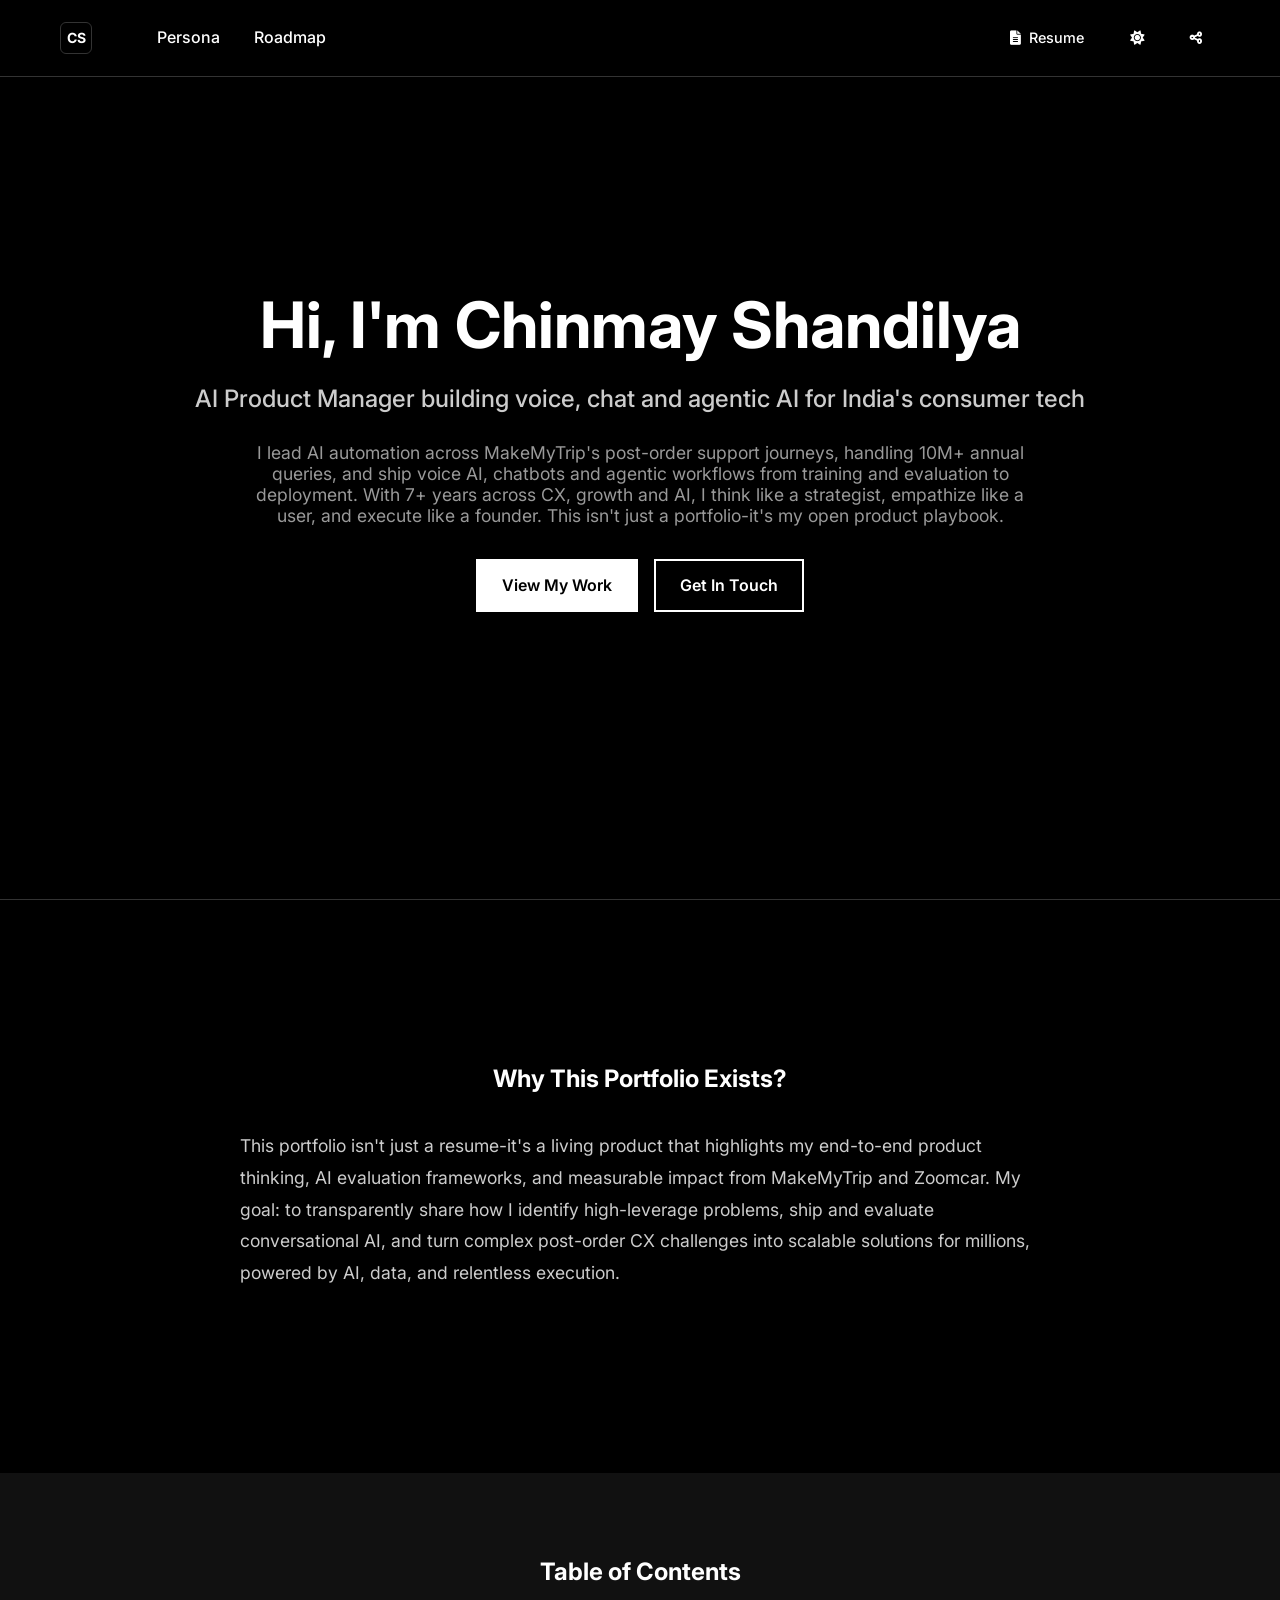
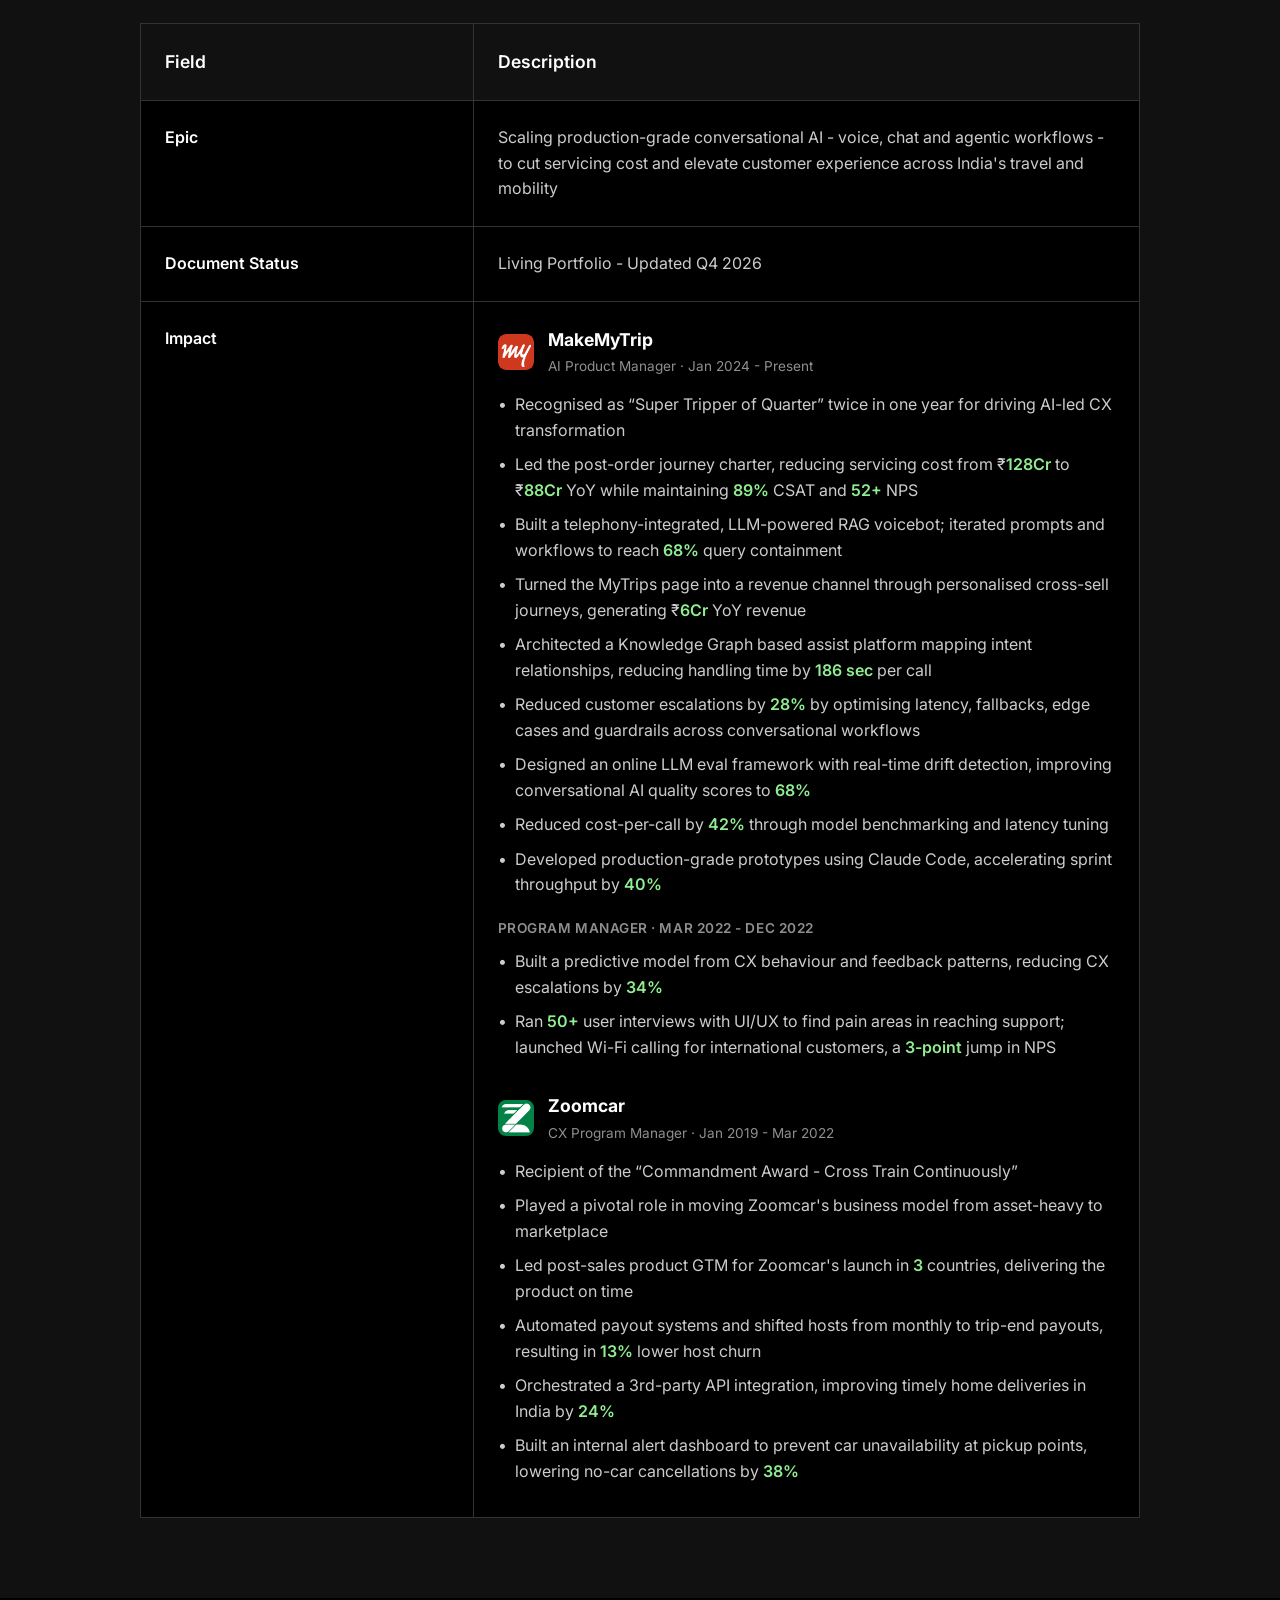
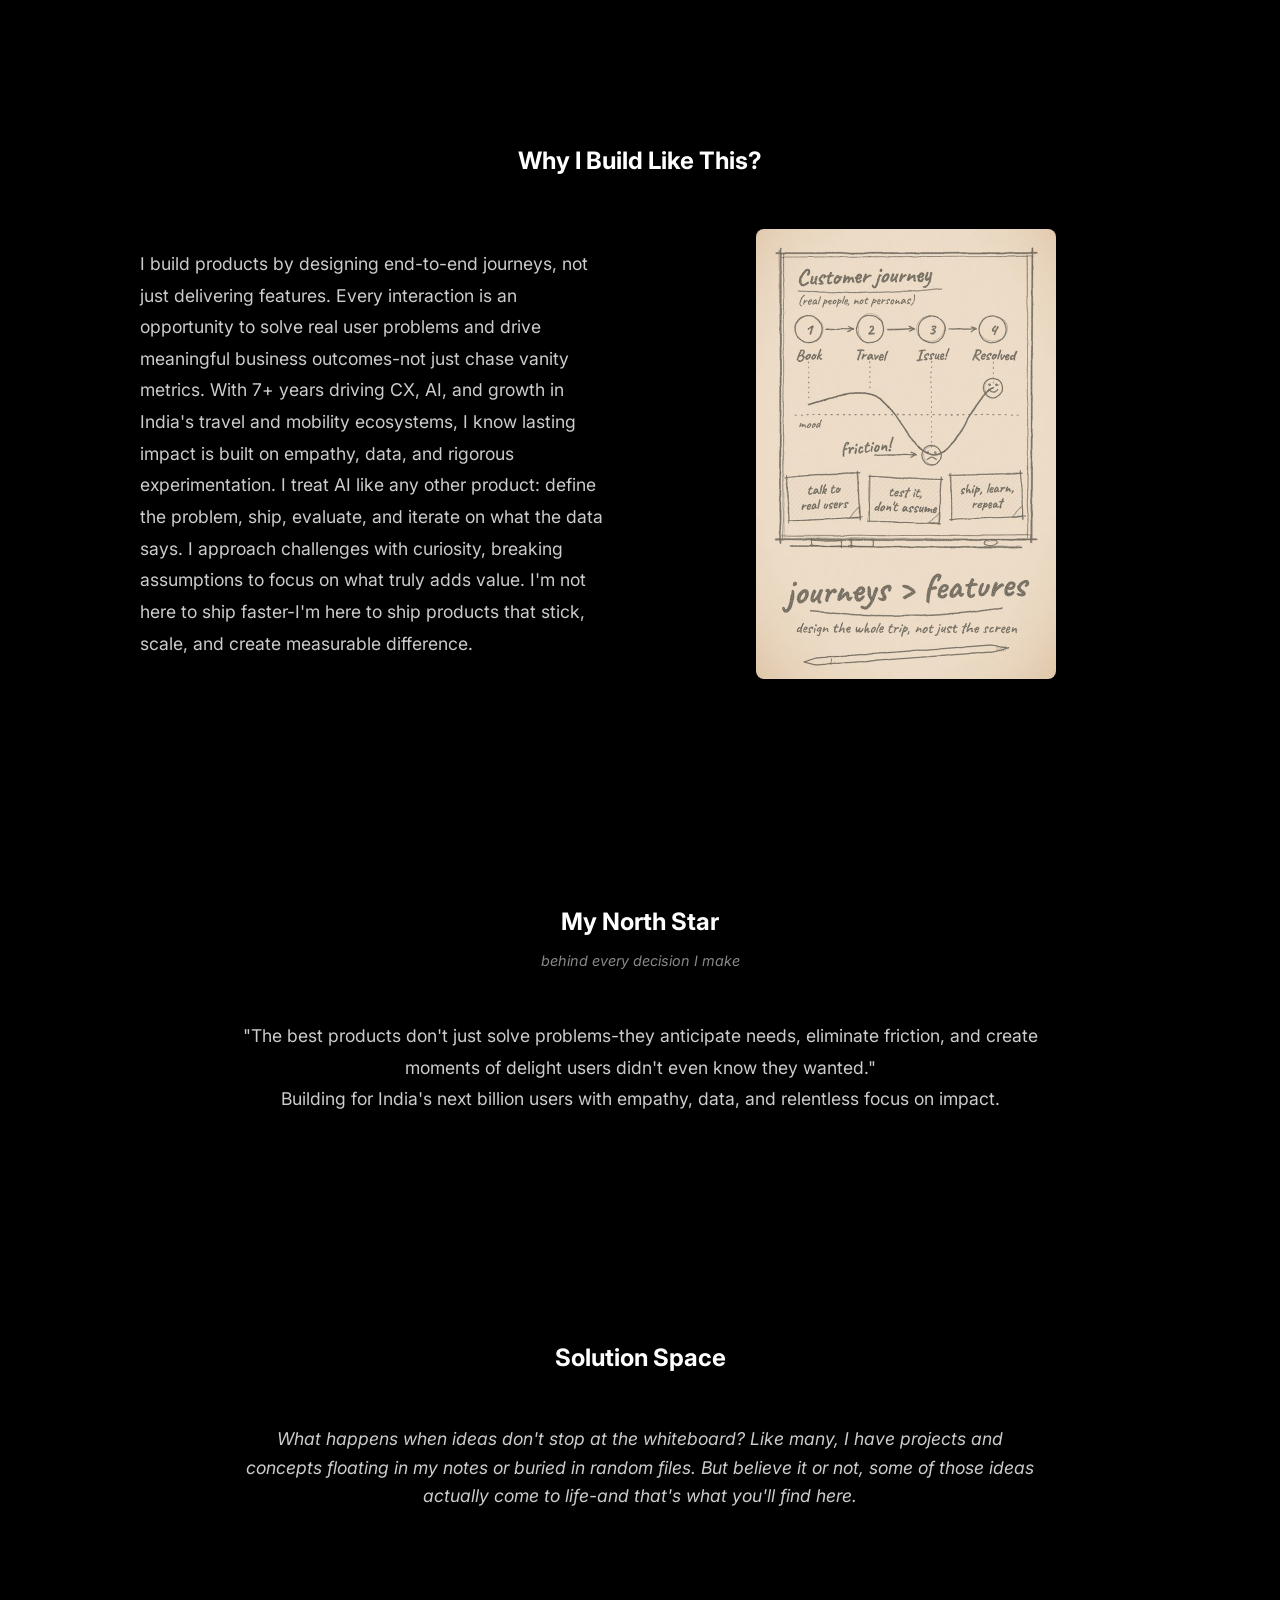
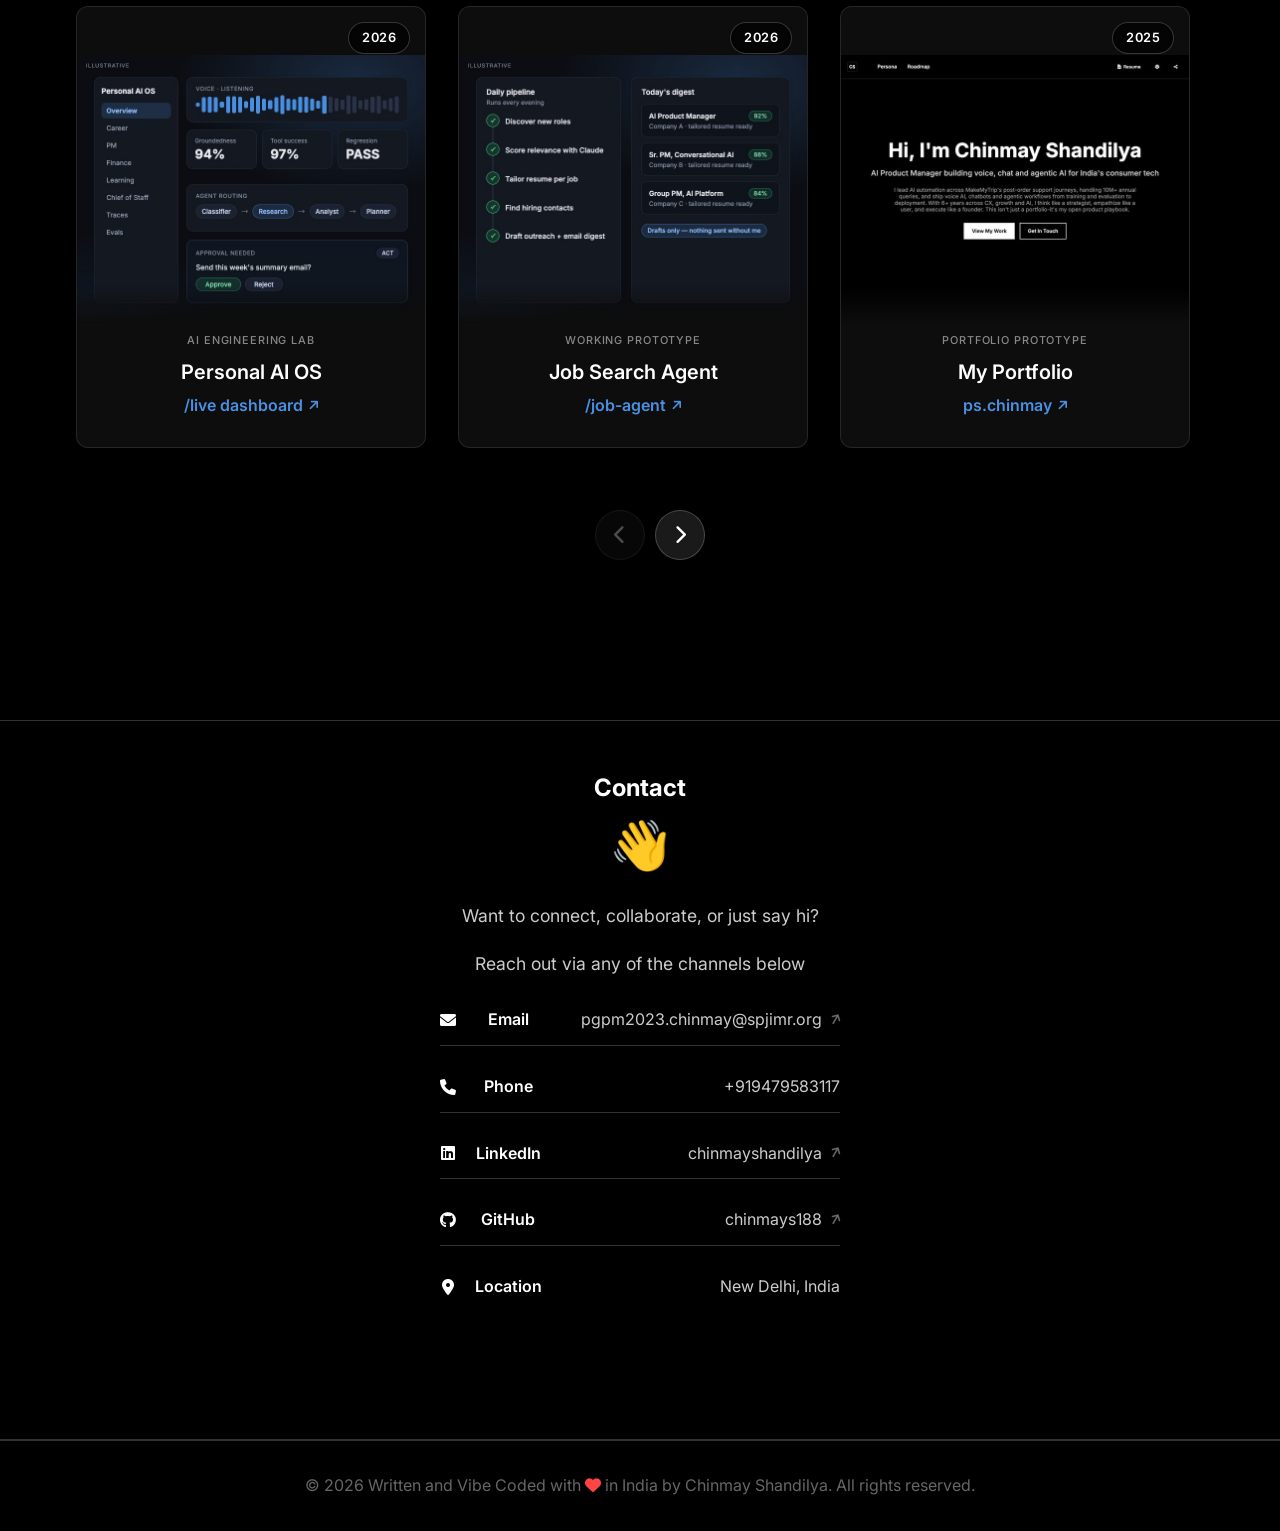
<file: index.html>
<!DOCTYPE html>
<html lang="en">
<head>
    <meta charset="UTF-8">
    <meta name="viewport" content="width=device-width, initial-scale=1.0">
    <meta name="description" content="AI Product Manager at MakeMyTrip building voice AI, chatbots and agentic workflows across 10M+ annual queries: servicing cost down from ₹128Cr to ₹88Cr YoY at 89% CSAT.">
    <meta property="og:type" content="website">
    <meta property="og:site_name" content="Chinmay Shandilya">
    <meta property="og:title" content="Chinmay Shandilya — AI Product Manager, MakeMyTrip">
    <meta property="og:description" content="AI Product Manager at MakeMyTrip building voice AI, chatbots and agentic workflows across 10M+ annual queries: servicing cost down from ₹128Cr to ₹88Cr YoY at 89% CSAT.">
    <meta property="og:url" content="https://pschinmayshandilya.netlify.app/">
    <meta property="og:image" content="https://pschinmayshandilya.netlify.app/og-image.jpg">
    <meta property="og:image:width" content="1200">
    <meta property="og:image:height" content="630">
    <meta property="og:image:alt" content="Chinmay Shandilya, AI Product Manager at MakeMyTrip">
    <meta name="twitter:card" content="summary_large_image">
    <title>Chinmay Shandilya - AI Product Manager</title>
    <link rel="stylesheet" href="styles.css">
    <link href="https://fonts.googleapis.com/css2?family=Inter:wght@300;400;500;600;700&display=swap" rel="stylesheet">
    <link rel="stylesheet" href="https://cdnjs.cloudflare.com/ajax/libs/font-awesome/6.0.0/css/all.min.css">
</head>
<body>
    <!-- Navigation -->
    <nav class="navbar">
        <div class="nav-container">
            <div class="nav-left">
                <div class="nav-logo">
                    <a href="index.html">CS</a>
                </div>
                <ul class="nav-menu">
                    <li class="nav-item">
                        <a href="persona.html" class="nav-link">Persona</a>
                    </li>

                    <li class="nav-item">
                        <a href="road-map.html" class="nav-link">Roadmap</a>
                    </li>
                </ul>
            </div>
            <div class="nav-right">
                <a href="Chinmay_Shandilya_Resume.pdf" class="nav-link resume-link" download>
                    <i class="fas fa-file-alt"></i>
                    Resume
                </a>
                <div class="theme-toggle">
                    <button class="theme-btn" id="themeToggle">
                        <i class="fas fa-sun" id="lightIcon"></i>
                        <i class="fas fa-moon" id="darkIcon"></i>
                    </button>
                </div>
                <div class="share-container">
                    <button class="share-btn">
                        <i class="fas fa-share-alt"></i>
                    </button>
                    <div class="share-dropdown">
                        <div class="share-option" onclick="shareViaEmail()">
                            <i class="fas fa-envelope"></i>
                            Email
                        </div>
                        <div class="share-option" onclick="shareViaWhatsApp()">
                            <i class="fab fa-whatsapp"></i>
                            WhatsApp
                        </div>
                        <div class="share-option" onclick="copyLink()">
                            <i class="fas fa-link"></i>
                            Copy Link
                        </div>
                    </div>
                </div>
            </div>
            <div class="hamburger">
                <span class="bar"></span>
                <span class="bar"></span>
                <span class="bar"></span>
            </div>
        </div>
    </nav>

    <!-- Hero Section -->
    <section id="home" class="hero">
        <div class="hero-container">
            <div class="hero-content">
                <h1 class="hero-title">Hi, I'm Chinmay Shandilya</span></h1>
                <h2 class="hero-subtitle">AI Product Manager building voice, chat and agentic AI for India's consumer tech</h2>
                <p class="hero-description">
                    I lead AI automation across MakeMyTrip's post-order support journeys, handling 10M+ annual queries, and ship voice AI, chatbots and agentic workflows from training and evaluation to deployment. With 7+ years across CX, growth and AI, I think like a strategist, empathize like a user, and execute like a founder. This isn't just a portfolio-it's my open product playbook.
                </p>
                <div class="hero-buttons">
                    <a href="#projects" class="btn btn-primary">View My Work</a>
                    <a href="#contact" class="btn btn-secondary">Get In Touch</a>
                </div>
            </div>
        </div>
    </section>

    <!-- Why This Portfolio Exists Section -->
    <section id="why-portfolio" class="why-portfolio">
        <div class="container">
            <h2 class="section-title centered-title">Why This Portfolio Exists?</h2>
            <div class="why-content">
                <p>
                    This portfolio isn't just a resume-it's a living product that highlights my end-to-end product thinking, AI evaluation frameworks, and measurable impact from MakeMyTrip and Zoomcar. My goal: to transparently share how I identify high-leverage problems, ship and evaluate conversational AI, and turn complex post-order CX challenges into scalable solutions for millions, powered by AI, data, and relentless execution.
                </p>
            </div>
        </div>
    </section>

    <!-- Table of Contents Section -->
    <section id="table-of-contents" class="table-of-contents">
        <div class="container">
            <h2 class="section-title centered-title">Table of Contents</h2>
            <div class="toc-content">
                <div class="toc-table">
                    <div class="toc-header">
                        <div class="toc-field">Field</div>
                        <div class="toc-description">Description</div>
                    </div>
                    <div class="toc-row">
                        <div class="toc-field">Epic</div>
                        <div class="toc-description">Scaling production-grade conversational AI - voice, chat and agentic workflows - to cut servicing cost and elevate customer experience across India's travel and mobility
                        </div>
                    </div>
                    <div class="toc-row">
                        <div class="toc-field">Document Status</div>
                        <div class="toc-description">Living Portfolio - Updated Q4 2026</div>
                    </div>
                    <div class="toc-row">
                        <div class="toc-field">Impact</div>
                        <div class="toc-description impact-details">
                            <div class="impact-company">
                                <img class="impact-logo" src="mmt icon.png" alt="MakeMyTrip logo" width="36" height="36">
                                <div><b>MakeMyTrip</b><span class="impact-role">AI Product Manager &middot; Jan 2024 - Present</span></div>
                            </div>
                            <ul class="impact-list">
                                <li>Recognised as &ldquo;Super Tripper of Quarter&rdquo; twice in one year for driving AI-led CX transformation</li>
                                <li>Led the post-order journey charter, reducing servicing cost from &#8377;<span class="achievement">128Cr</span> to &#8377;<span class="achievement">88Cr</span> YoY while maintaining <span class="achievement">89%</span> CSAT and <span class="achievement">52+</span> NPS</li>
                                <li>Built a telephony-integrated, LLM-powered RAG voicebot; iterated prompts and workflows to reach <span class="achievement">68%</span> query containment</li>
                                <li>Turned the MyTrips page into a revenue channel through personalised cross-sell journeys, generating &#8377;<span class="achievement">6Cr</span> YoY revenue</li>
                                <li>Architected a Knowledge Graph based assist platform mapping intent relationships, reducing handling time by <span class="achievement">186 sec</span> per call</li>
                                <li>Reduced customer escalations by <span class="achievement">28%</span> by optimising latency, fallbacks, edge cases and guardrails across conversational workflows</li>
                                <li>Designed an online LLM eval framework with real-time drift detection, improving conversational AI quality scores to <span class="achievement">68%</span></li>
                                <li>Reduced cost-per-call by <span class="achievement">42%</span> through model benchmarking and latency tuning</li>
                                <li>Developed production-grade prototypes using Claude Code, accelerating sprint throughput by <span class="achievement">40%</span></li>
                            </ul>
                            <div class="impact-subrole">Program Manager &middot; Mar 2022 - Dec 2022</div>
                            <ul class="impact-list">
                                <li>Built a predictive model from CX behaviour and feedback patterns, reducing CX escalations by <span class="achievement">34%</span></li>
                                <li>Ran <span class="achievement">50+</span> user interviews with UI/UX to find pain areas in reaching support; launched Wi-Fi calling for international customers, a <span class="achievement">3-point</span> jump in NPS</li>
                            </ul>
                            <div class="impact-company impact-company-next">
                                <img class="impact-logo" src="zoomcar-icon.png" alt="Zoomcar logo" width="36" height="36">
                                <div><b>Zoomcar</b><span class="impact-role">CX Program Manager &middot; Jan 2019 - Mar 2022</span></div>
                            </div>
                            <ul class="impact-list">
                                <li>Recipient of the &ldquo;Commandment Award - Cross Train Continuously&rdquo;</li>
                                <li>Played a pivotal role in moving Zoomcar's business model from asset-heavy to marketplace</li>
                                <li>Led post-sales product GTM for Zoomcar's launch in <span class="achievement">3</span> countries, delivering the product on time</li>
                                <li>Automated payout systems and shifted hosts from monthly to trip-end payouts, resulting in <span class="achievement">13%</span> lower host churn</li>
                                <li>Orchestrated a 3rd-party API integration, improving timely home deliveries in India by <span class="achievement">24%</span></li>
                                <li>Built an internal alert dashboard to prevent car unavailability at pickup points, lowering no-car cancellations by <span class="achievement">38%</span></li>
                            </ul>
                        </div>
                    </div>
                </div>
            </div>
        </div>
    </section>

    <!-- Why I Build Like This Section -->
    <section id="why-build" class="why-build">
        <div class="container">
            <h2 class="section-title centered-title">Why I Build Like This?</h2>
            <div class="why-build-content">
                <div class="why-build-text">
                    <p>
                        I build products by designing end-to-end journeys, not just delivering features. Every interaction is an opportunity to solve real user problems and drive meaningful business outcomes-not just chase vanity metrics. With 7+ years driving CX, AI, and growth in India's travel and mobility ecosystems, I know lasting impact is built on empathy, data, and rigorous experimentation. I treat AI like any other product: define the problem, ship, evaluate, and iterate on what the data says. I approach challenges with curiosity, breaking assumptions to focus on what truly adds value. I'm not here to ship faster-I'm here to ship products that stick, scale, and create measurable difference.
                    </p>
                </div>
                <div class="why-build-image">
                    <img src="images/why-build-sketch.jpg" alt="Pencil sketch of a whiteboard: a customer journey with a mood dip at the issue stage, sticky notes saying talk to real users, test it, ship, learn, repeat, and the line journeys greater than features" class="builder-sketch" width="600" height="900" loading="lazy">
                </div>
            </div>
        </div>
    </section>

    <!-- My North Star Section -->
    <section id="north-star" class="north-star">
        <div class="container">
            <h2 class="section-title centered-title">My North Star</h2>
            <p class="north-star-subtitle"><bdo dir="ltr"></bdo>behind every decision I make</p>
            <div class="north-star-content">
                <p>
                    "The best products don't just solve problems-they anticipate needs, eliminate friction, and create moments of delight users didn't even know they wanted." 
                    <br>
                    Building for India's next billion users with empathy, data, and relentless focus on impact.
                </p>
            </div>
        </div>
    </section>

    <!-- Projects Section -->
    <section id="projects" class="projects">
        <div class="container">
            <h2 class="section-title centered-title">Solution Space</h2>
            <p class="solution-description">What happens when ideas don't stop at the whiteboard? Like many, I have projects and concepts floating in my notes or buried in random files. But believe it or not, some of those ideas actually come to life-and that's what you'll find here.</p>
            
            <div class="projects-container">
                <div class="projects-grid">
                    <div class="project-card project-card-featured">
                        <div class="project-year">2026</div>
                        <div class="project-card-body">
                            <img class="project-card-image" src="images/personal-ai-os.jpg" alt="Illustration of the Personal AI OS with voice input, agent routing, evals and an approval step" width="700" height="540" loading="lazy">
                            <div class="project-card-default">
                                <div class="project-card-bottom">
                                    <span class="project-category">AI Engineering Lab</span>
                                    <h3>Personal AI OS</h3>
                                    <a href="https://ps-chinmay-personalos.streamlit.app" target="_blank" rel="noopener noreferrer" class="project-site-link">/live dashboard<i class="fas fa-arrow-up project-site-arrow" aria-hidden="true"></i></a>
                                </div>
                            </div>
                            <div class="project-card-hover-content">
                                <span class="project-category">AI Engineering Lab</span>
                                <h3>Personal AI OS</h3>
                                <p>A voice-first personal AI operating system, built as a hands-on AI engineering lab: 60 milestones from a single agent to a proactive chief of staff, covering multi-agent orchestration, RAG, evals, guardrails, cost control and human approvals. Explore the live dashboard (demo data).</p>
                                <div class="project-tech">
                                    <span>Multi-Agent</span>
                                    <span>RAG &amp; Evals</span>
                                    <span>Guardrails</span>
                                    <span>Human-in-the-Loop</span>
                                </div>
                                <a href="https://ps-chinmay-personalos.streamlit.app" target="_blank" rel="noopener noreferrer" class="project-site-link">/live dashboard<i class="fas fa-arrow-up project-site-arrow" aria-hidden="true"></i></a>
                            </div>
                        </div>
                    </div>
                    <div class="project-card project-card-featured">
                        <div class="project-year">2026</div>
                        <div class="project-card-body">
                            <img class="project-card-image" src="images/job-search-agent.jpg" alt="Illustration of the Job Search Agent daily pipeline and digest" width="700" height="540" loading="lazy">
                            <div class="project-card-default">
                                <div class="project-card-bottom">
                                    <span class="project-category">Working Prototype</span>
                                    <h3>Job Search Agent</h3>
                                    <a href="https://github.com/chinmays188/claude/tree/main/job-agent" target="_blank" rel="noopener noreferrer" class="project-site-link">/job-agent<i class="fas fa-arrow-up project-site-arrow" aria-hidden="true"></i></a>
                                </div>
                            </div>
                            <div class="project-card-hover-content">
                                <span class="project-category">Working Prototype</span>
                                <h3>Job Search Agent</h3>
                                <p>An agentic job-search pipeline that runs daily: finds roles, scores relevance with Claude, tailors a resume per job, finds hiring contacts and drafts outreach. Built with a daily call ceiling, backoff and a kill switch, and nothing is sent without me.</p>
                                <div class="project-tech">
                                    <span>Claude API</span>
                                    <span>Agentic Workflows</span>
                                    <span>MCP</span>
                                    <span>Python</span>
                                </div>
                                <a href="https://github.com/chinmays188/claude/tree/main/job-agent" target="_blank" rel="noopener noreferrer" class="project-site-link">/job-agent<i class="fas fa-arrow-up project-site-arrow" aria-hidden="true"></i></a>
                            </div>
                        </div>
                    </div>
                    <div class="project-card project-card-featured">
                        <div class="project-year">2025</div>
                        <div class="project-card-body">
                            <img class="project-card-image" src="images/portfolio.jpg" alt="Screenshot of this portfolio's home page" width="700" height="540" loading="lazy">
                            <div class="project-card-default">
                                <div class="project-card-bottom">
                                    <span class="project-category">Portfolio Prototype</span>
                                    <h3>My Portfolio</h3>
                                    <a href="https://pschinmayshandilya.netlify.app" target="_blank" rel="noopener noreferrer" class="project-site-link">ps.chinmay<i class="fas fa-arrow-up project-site-arrow" aria-hidden="true"></i></a>
                                </div>
                            </div>
                            <div class="project-card-hover-content">
                                <span class="project-category">Portfolio Prototype</span>
                                <h3>My Portfolio</h3>
                                <p>A portfolio prototype built with AI — showcasing my journey, product thinking, and the projects that define how I work.</p>
                                <div class="project-tech">
                                    <span>Product Sense</span>
                                    <span>Prompt Engineering</span>
                                    <span>Generative AI</span>
                                    <span>Vibe Coding</span>
                                </div>
                                <a href="https://pschinmayshandilya.netlify.app" target="_blank" rel="noopener noreferrer" class="project-site-link">ps.chinmay<i class="fas fa-arrow-up project-site-arrow" aria-hidden="true"></i></a>
                            </div>
                        </div>
                    </div>
                    <div class="project-card project-card-featured">
                        <div class="project-year">2026</div>
                        <div class="project-card-body">
                            <img class="project-card-image" src="images/claude-code.jpg" alt="Illustration of a Claude Code session drafting a PRD and creating Jira stories" width="700" height="540" loading="lazy">
                            <div class="project-card-default">
                                <div class="project-card-bottom">
                                    <span class="project-category">My Product Journey with AI</span>
                                    <h3>How I Use Claude Code</h3>
                                    <a href="https://www.notion.so/How-I-Use-Claude-Code-as-PM-36962f6938d68063b9c6d839347b5e9a?v=e94576a13f454b99803013268ae52628&source=copy_link" target="_blank" rel="noopener noreferrer" class="project-site-link">/claude<i class="fas fa-arrow-up project-site-arrow" aria-hidden="true"></i></a>
                                </div>
                            </div>
                            <div class="project-card-hover-content">
                                <span class="project-category">My Product Journey with AI</span>
                                <h3>How I Use Claude Code</h3>
                                <p>My product journey with AI — a living playbook on using Claude Code as a PM, from discovery and PRDs to prototyping and shipping faster.</p>
                                <div class="project-tech">
                                    <span>Claude Code</span>
                                    <span>Prompt Engineering</span>
                                    <span>AI Workflows</span>
                                    <span>Product Strategy</span>
                                </div>
                                <a href="https://www.notion.so/How-I-Use-Claude-Code-as-PM-36962f6938d68063b9c6d839347b5e9a?v=e94576a13f454b99803013268ae52628&source=copy_link" target="_blank" rel="noopener noreferrer" class="project-site-link">/claude<i class="fas fa-arrow-up project-site-arrow" aria-hidden="true"></i></a>
                            </div>
                        </div>
                    </div>
                    <div class="project-card project-card-featured">
                        <div class="project-year">2026</div>
                        <div class="project-card-body">
                            <img class="project-card-image" src="images/agent-assist.jpg" alt="Illustration of an agent assist panel suggesting a reply during a live chat" width="700" height="540" loading="lazy">
                            <div class="project-card-default">
                                <div class="project-card-bottom">
                                    <span class="project-category">My Real Work with MMT</span>
                                    <h3>Building Agent Assist</h3>
                                    <a href="https://www.notion.so/Building-Agent-Assist-36962f6938d6807eb27ae038b64d688c?v=e94576a13f454b99803013268ae52628&source=copy_link" target="_blank" rel="noopener noreferrer" class="project-site-link">/assist agent<i class="fas fa-arrow-up project-site-arrow" aria-hidden="true"></i></a>
                                </div>
                            </div>
                            <div class="project-card-hover-content">
                                <span class="project-category">My Real Work with MMT</span>
                                <h3>Building Agent Assist</h3>
                                <p>Real work at MakeMyTrip — designing AI-powered agent assist to help human agents resolve queries faster with contextual suggestions and smarter handoffs.</p>
                                <div class="project-tech">
                                    <span>AI Agents</span>
                                    <span>CX Automation</span>
                                    <span>Voice & Chat</span>
                                    <span>MakeMyTrip</span>
                                </div>
                                <a href="https://www.notion.so/Building-Agent-Assist-36962f6938d6807eb27ae038b64d688c?v=e94576a13f454b99803013268ae52628&source=copy_link" target="_blank" rel="noopener noreferrer" class="project-site-link">/assist agent<i class="fas fa-arrow-up project-site-arrow" aria-hidden="true"></i></a>
                            </div>
                        </div>
                    </div>
                    <div class="project-card project-card-featured">
                        <div class="project-year">2026</div>
                        <div class="project-card-body">
                            <img class="project-card-image" src="images/cross-sell.jpg" alt="Illustration of a My Trips page recommending add-ons for an upcoming trip" width="700" height="540" loading="lazy">
                            <div class="project-card-default">
                                <div class="project-card-bottom">
                                    <span class="project-category">My Real Work with MMT</span>
                                    <h3>Building Cross Sell Engine</h3>
                                    <a href="https://www.notion.so/Cross-sell-on-My-trips-36962f6938d680d2b19af72c8ca1ab3d?v=e94576a13f454b99803013268ae52628&source=copy_link" target="_blank" rel="noopener noreferrer" class="project-site-link">/sell<i class="fas fa-arrow-up project-site-arrow" aria-hidden="true"></i></a>
                                </div>
                            </div>
                            <div class="project-card-hover-content">
                                <span class="project-category">My Real Work with MMT</span>
                                <h3>Building Cross Sell Engine</h3>
                                <p>Real work at MakeMyTrip — a cross-sell engine on My Trips that surfaces the right add-ons at high-intent moments to drive revenue without hurting experience.</p>
                                <div class="project-tech">
                                    <span>Revenue Generation</span>
                                    <span>Recommendation Engine</span>
                                    <span>Growth</span>
                                    <span>Personalization</span>
                                </div>
                                <a href="https://www.notion.so/Cross-sell-on-My-trips-36962f6938d680d2b19af72c8ca1ab3d?v=e94576a13f454b99803013268ae52628&source=copy_link" target="_blank" rel="noopener noreferrer" class="project-site-link">/sell<i class="fas fa-arrow-up project-site-arrow" aria-hidden="true"></i></a>
                            </div>
                        </div>
                    </div>
                    <div class="project-card project-card-featured">
                        <div class="project-year">2026</div>
                        <div class="project-card-body">
                            <img class="project-card-image" src="images/support-agent.jpg" alt="Illustration of a voice agent handling a refund query on a live call" width="700" height="540" loading="lazy">
                            <div class="project-card-default">
                                <div class="project-card-bottom">
                                    <span class="project-category">Working Prototype</span>
                                    <h3>Customer Support Agent</h3>
                                    <a href="https://www.notion.so/Customer-Support-Voice-Agent-36962f6938d6805c9738ce5c66e07e4c?v=e94576a13f454b99803013268ae52628&source=copy_link" target="_blank" rel="noopener noreferrer" class="project-site-link">/voice agent<i class="fas fa-arrow-up project-site-arrow" aria-hidden="true"></i></a>
                                </div>
                            </div>
                            <div class="project-card-hover-content">
                                <span class="project-category">Working Prototype</span>
                                <h3>Customer Support Agent</h3>
                                <p>A working prototype I built — a customer support voice agent that handles queries conversationally and routes complex cases to humans.</p>
                                <div class="project-tech">
                                    <span>Voice AI</span>
                                    <span>Customer Support</span>
                                    <span>Conversational AI</span>
                                    <span>Prototype</span>
                                </div>
                                <a href="https://www.notion.so/Customer-Support-Voice-Agent-36962f6938d6805c9738ce5c66e07e4c?v=e94576a13f454b99803013268ae52628&source=copy_link" target="_blank" rel="noopener noreferrer" class="project-site-link">/voice agent<i class="fas fa-arrow-up project-site-arrow" aria-hidden="true"></i></a>
                            </div>
                        </div>
                    </div>
                    <div class="project-card project-card-featured">
                        <div class="project-year">2026</div>
                        <div class="project-card-body">
                            <img class="project-card-image" src="images/aqi-agent.jpg" alt="Illustration of an air quality dashboard with an agent insight in plain language" width="700" height="540" loading="lazy">
                            <div class="project-card-default">
                                <div class="project-card-bottom">
                                    <span class="project-category">Working Prototype</span>
                                    <h3>AQI Analysis Agent</h3>
                                    <a href="https://www.notion.so/AQI-Analysis-Agent-36a62f6938d680339733ca87f488bdec?v=e94576a13f454b99803013268ae52628&source=copy_link" target="_blank" rel="noopener noreferrer" class="project-site-link">/aqi<i class="fas fa-arrow-up project-site-arrow" aria-hidden="true"></i></a>
                                </div>
                            </div>
                            <div class="project-card-hover-content">
                                <span class="project-category">Working Prototype</span>
                                <h3>AQI Analysis Agent</h3>
                                <p>A working prototype I built — an AQI analysis agent that interprets air quality data and delivers actionable insights in plain language.</p>
                                <div class="project-tech">
                                    <span>Environmental AI</span>
                                    <span>Data Analysis</span>
                                    <span>AI Agents</span>
                                    <span>Prototype</span>
                                </div>
                                <a href="https://www.notion.so/AQI-Analysis-Agent-36a62f6938d680339733ca87f488bdec?v=e94576a13f454b99803013268ae52628&source=copy_link" target="_blank" rel="noopener noreferrer" class="project-site-link">/aqi<i class="fas fa-arrow-up project-site-arrow" aria-hidden="true"></i></a>
                            </div>
                        </div>
                    </div>
                </div>
                <div class="scroll-arrow scroll-left" id="scrollLeftArrow">
                    <i class="fas fa-chevron-left"></i>
                </div>
                <div class="scroll-arrow scroll-right" id="scrollRightArrow">
                    <i class="fas fa-chevron-right"></i>
                </div>
            </div>
        </div>
    </section>



    <!-- Contact Section -->
    <section id="contact" class="contact">
        <div class="container">
            <h2 class="section-title centered-title">Contact</h2>
            <div class="contact-content">
                <div class="contact-info">
                    <div class="contact-hand-icon">👋</div>
                    <p>Want to connect, collaborate, or just say hi?</p>
                    <p>Reach out via any of the channels below</p>
                    <div class="contact-details">
                        <div class="contact-row">
                            <div class="contact-item-left">
                                <i class="fas fa-envelope contact-icon"></i>
                                <span class="contact-label">Email</span>
                            </div>
                            <div class="contact-item-right">
                                <a href="mailto:pgpm2023.chinmay@spjimr.org" class="contact-value">pgpm2023.chinmay@spjimr.org</a>
                                <i class="fas fa-arrow-up clickable-arrow"></i>
                            </div>
                        </div>
                        <div class="contact-row">
                            <div class="contact-item-left">
                                <i class="fas fa-phone contact-icon"></i>
                                <span class="contact-label">Phone</span>
                            </div>
                            <div class="contact-item-right">
                                <span class="contact-value">+919479583117</span>
                            </div>
                        </div>
                        <div class="contact-row">
                            <div class="contact-item-left">
                                <i class="fab fa-linkedin contact-icon"></i>
                                <span class="contact-label">LinkedIn</span>
                            </div>
                            <div class="contact-item-right">
                                <a href="https://www.linkedin.com/in/chinmayshandilya/" target="_blank" class="contact-value">chinmayshandilya</a>
                                <i class="fas fa-arrow-up clickable-arrow"></i>
                            </div>
                        </div>
                        <div class="contact-row">
                            <div class="contact-item-left">
                                <i class="fab fa-github contact-icon"></i>
                                <span class="contact-label">GitHub</span>
                            </div>
                            <div class="contact-item-right">
                                <a href="https://github.com/chinmays188" target="_blank" rel="noopener noreferrer" class="contact-value">chinmays188</a>
                                <i class="fas fa-arrow-up clickable-arrow"></i>
                            </div>
                        </div>
                        <div class="contact-row">
                            <div class="contact-item-left">
                                <i class="fas fa-map-marker-alt contact-icon"></i>
                                <span class="contact-label">Location</span>
                            </div>
                            <div class="contact-item-right">
                                <span class="contact-value">New Delhi, India</span>
                            </div>
                        </div>
                    </div>
                </div>

            </div>
        </div>
    </section>

    <!-- Footer -->
    <footer class="footer">
        <div class="container">
            <p>&copy; 2026 Written and Vibe Coded with <i class="fas fa-heart"></i> in India by Chinmay Shandilya. All rights reserved.</p>
        </div>
    </footer>

    <script src="script.js"></script>
</body>
</html>
</file>
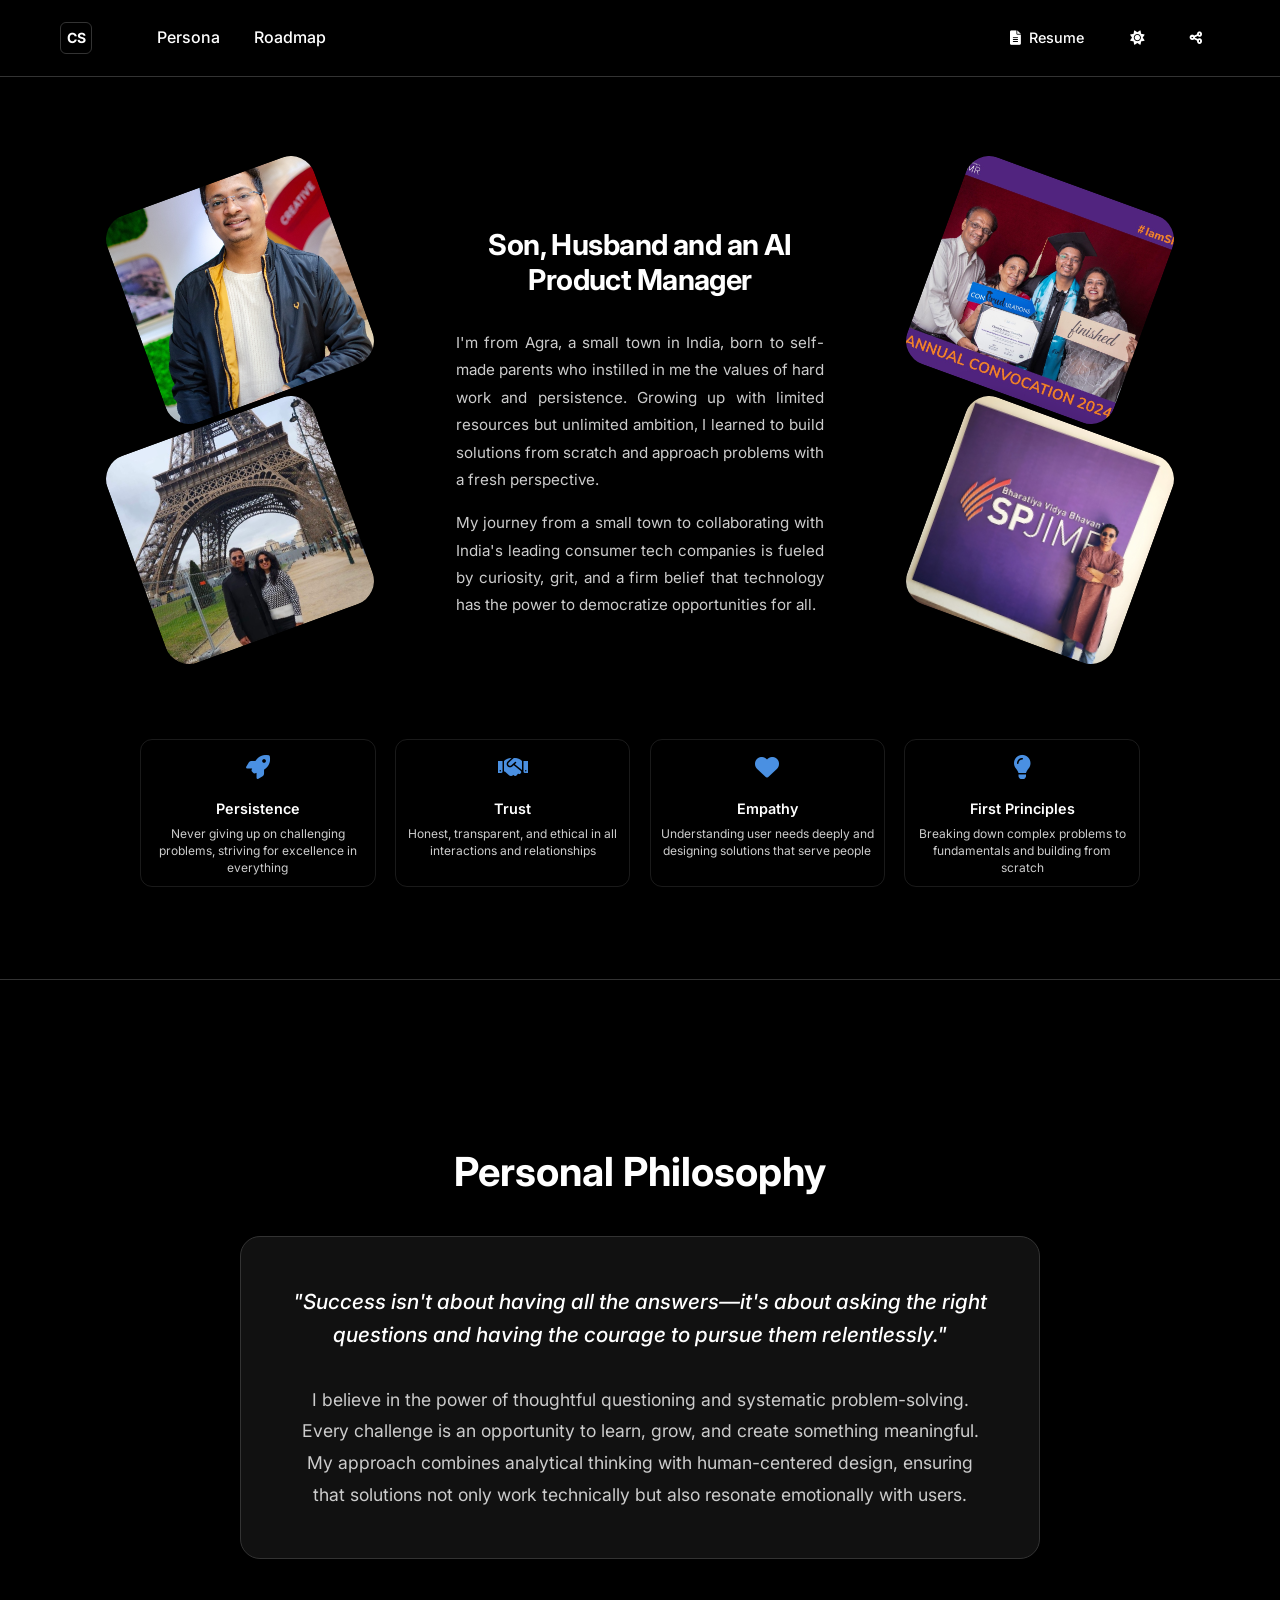
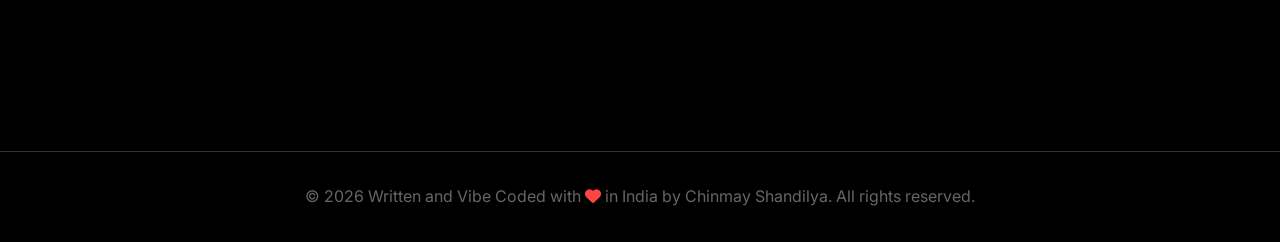
<file: persona.html>
<!DOCTYPE html>
<html lang="en">
<head>
    <meta charset="UTF-8">
    <meta name="viewport" content="width=device-width, initial-scale=1.0">
    <meta name="description" content="From Agra to India's leading consumer tech companies: the background, values and philosophy behind how Chinmay Shandilya builds products.">
    <meta property="og:type" content="website">
    <meta property="og:site_name" content="Chinmay Shandilya">
    <meta property="og:title" content="Persona — Chinmay Shandilya">
    <meta property="og:description" content="From Agra to India's leading consumer tech companies: the background, values and philosophy behind how Chinmay Shandilya builds products.">
    <meta property="og:url" content="https://pschinmayshandilya.netlify.app/persona.html">
    <meta property="og:image" content="https://pschinmayshandilya.netlify.app/og-image.jpg">
    <meta property="og:image:width" content="1200">
    <meta property="og:image:height" content="630">
    <meta property="og:image:alt" content="Chinmay Shandilya, AI Product Manager at MakeMyTrip">
    <meta name="twitter:card" content="summary_large_image">
    <title>Persona - Chinmay Shandilya</title>
    <link rel="stylesheet" href="styles.css">
    <link href="https://fonts.googleapis.com/css2?family=Inter:wght@300;400;500;600;700&display=swap" rel="stylesheet">
    <link rel="stylesheet" href="https://cdnjs.cloudflare.com/ajax/libs/font-awesome/6.0.0/css/all.min.css">
</head>
<body>
    <!-- Navigation -->
    <nav class="navbar">
        <div class="nav-container">
            <div class="nav-left">
                <div class="nav-logo">
                    <a href="index.html">CS</a>
                </div>
                <ul class="nav-menu">
                    <li class="nav-item">
                        <a href="persona.html" class="nav-link">Persona</a>
                    </li>
                    <li class="nav-item">
                        <a href="road-map.html" class="nav-link">Roadmap</a>
                    </li>
                </ul>
            </div>
            <div class="nav-right">
                <a href="Chinmay_Shandilya_Resume.pdf" class="nav-link resume-link" download>
                    <i class="fas fa-file-alt"></i>
                    Resume
                </a>
                <div class="theme-toggle">
                    <button class="theme-btn" id="themeToggle">
                        <i class="fas fa-sun" id="lightIcon"></i>
                        <i class="fas fa-moon" id="darkIcon"></i>
                    </button>
                </div>
                <div class="share-container">
                    <button class="share-btn" id="shareBtn">
                        <i class="fas fa-share-alt"></i>
                    </button>
                    <div class="share-dropdown" id="shareDropdown">
                        <a href="#" class="share-option" id="emailShare">
                            <i class="fas fa-envelope"></i>
                            Share via Email
                        </a>
                        <a href="#" class="share-option" id="whatsappShare">
                            <i class="fab fa-whatsapp"></i>
                            Share via WhatsApp
                        </a>
                        <a href="#" class="share-option" id="copyLink">
                            <i class="fas fa-link"></i>
                            Copy Link
                        </a>
                        </div>
                </div>
            </div>
            <div class="hamburger">
                <span class="bar"></span>
                <span class="bar"></span>
                <span class="bar"></span>
            </div>
        </div>
    </nav>

    <!-- Persona Hero Section -->
    <section class="hero persona-hero">
        <div class="hero-container">
            <div class="persona-hero-main">
            <!-- Left Side Images -->
            <div class="hero-images-left">
                <div class="hero-image">
                    <img src="DSC_3617.jpg" alt="Chinmay Shandilya - Professional Portrait" class="hero-img">
                </div>
                <div class="hero-image">
                    <img src="IMG-20240202-WA0004.jpg" alt="Chinmay Shandilya - Personal Moment" class="hero-img">
                </div>
            </div>
            
            <!-- Center Content -->
            <div class="hero-content">
                <h2 class="hero-title">Son, Husband and an AI Product Manager</h2>
                
                <!-- Background and Origins moved to landing page -->
                <div class="hero-background">
                    <p>
                        I'm from Agra, a small town in India, born to self-made parents who instilled in me the values of hard work and persistence. Growing up with limited resources but unlimited ambition, I learned to build solutions from scratch and approach problems with a fresh perspective.
                    </p>
                    <p>
                        My journey from a small town to collaborating with India's leading consumer tech companies is fueled by curiosity, grit, and a firm belief that technology has the power to democratize opportunities for all.
                    </p>
                </div>

            </div>
            
            
            <!-- Right Side Images -->
            <div class="hero-images-right">
                <div class="hero-image">
                    <img src="IMG-20240527-WA0018.jpg" alt="Chinmay Shandilya - Work Environment" class="hero-img">
                </div>
                <div class="hero-image">
                    <img src="Picsart_23-03-23_20-23-02-556.jpg" alt="Chinmay Shandilya - Creative Process" class="hero-img">
                </div>
            </div>
            </div>

            <!-- Core Values below images -->
            <div class="hero-values">
                <div class="values-grid">
                    <div class="value-item">
                        <div class="value-icon">
                            <i class="fas fa-rocket"></i>
                        </div>
                        <h4>Persistence</h4>
                        <p>Never giving up on challenging problems, striving for excellence in everything</p>
                    </div>
                    <div class="value-item">
                        <div class="value-icon">
                            <i class="fas fa-handshake"></i>
                        </div>
                        <h4>Trust</h4>
                        <p>Honest, transparent, and ethical in all interactions and relationships</p>
                    </div>
                    <div class="value-item">
                        <div class="value-icon">
                            <i class="fas fa-heart"></i>
                        </div>
                        <h4>Empathy</h4>
                        <p>Understanding user needs deeply and designing solutions that serve people</p>
                    </div>
                    <div class="value-item">
                        <div class="value-icon">
                            <i class="fas fa-lightbulb"></i>
                        </div>
                        <h4>First Principles</h4>
                        <p>Breaking down complex problems to fundamentals and building from scratch</p>
                    </div>
                </div>
            </div>

        </div>
    </section>

    <!-- Persona Content -->
    <section class="persona-page">
        <div class="container">
            <!-- Personal Philosophy Section -->
            <div class="persona-philosophy">
                <h2>Personal Philosophy</h2>
                <div class="philosophy-content">
                    <p class="philosophy-quote">
                        "Success isn't about having all the answers—it's about asking the right questions and having the courage to pursue them relentlessly."
                    </p>
                    <p>
                        I believe in the power of thoughtful questioning and systematic problem-solving. Every challenge is an opportunity to learn, grow, and create something meaningful. My approach combines analytical thinking with human-centered design, ensuring that solutions not only work technically but also resonate emotionally with users.
                    </p>
                </div>
            </div>
        </div>
    </section>

    <!-- Footer -->
    <footer class="footer">
        <div class="container">
            <p>&copy; 2026 Written and Vibe Coded with <i class="fas fa-heart"></i> in India by Chinmay Shandilya. All rights reserved.</p>
        </div>
    </footer>

    <script src="script.js"></script>
</body>
</html>
</file>
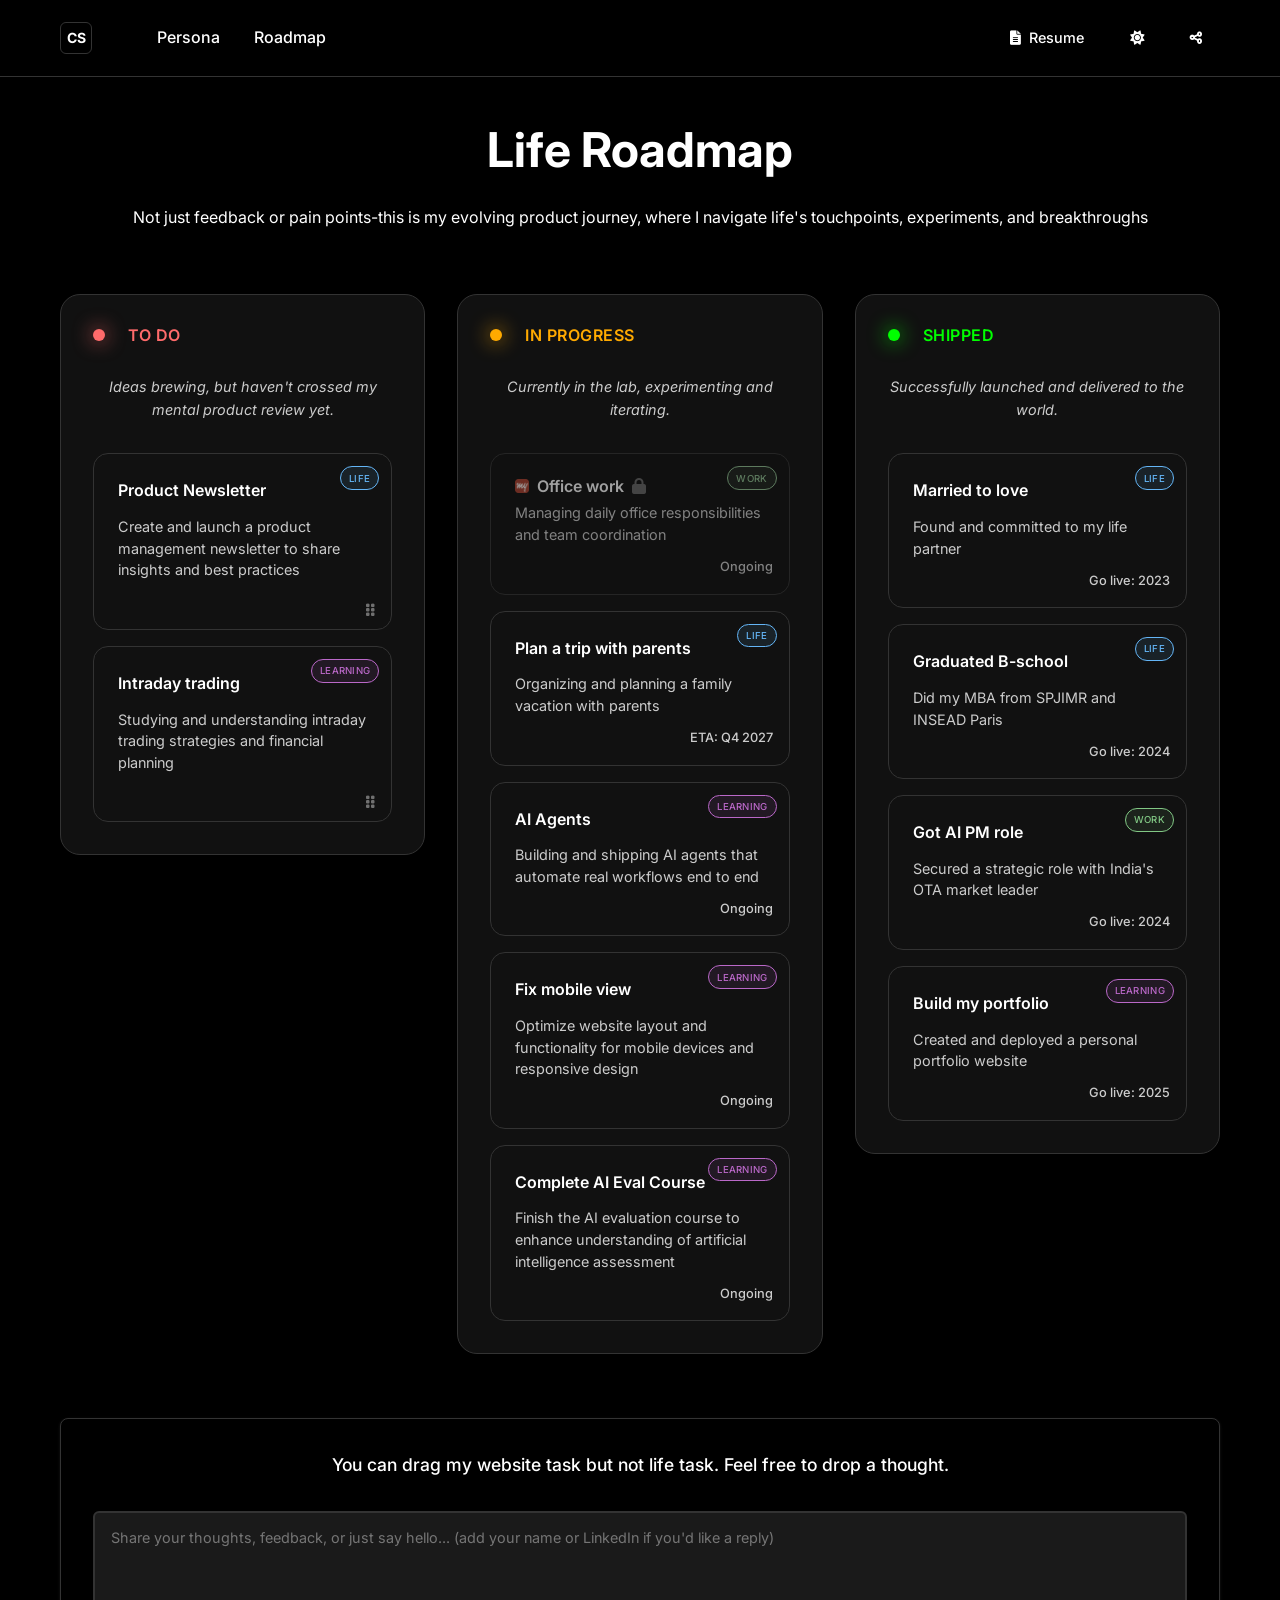
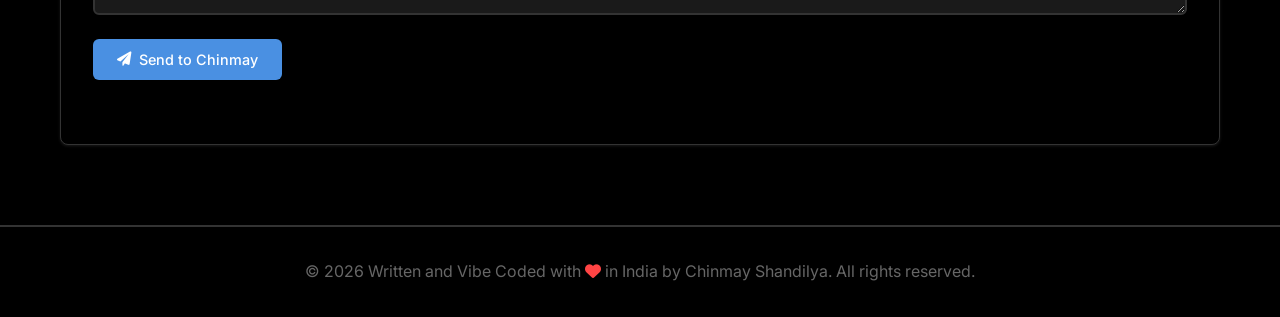
<file: road-map.html>
<!DOCTYPE html>
<html lang="en">
<head>
    <meta charset="UTF-8">
    <meta name="viewport" content="width=device-width, initial-scale=1.0">
    <meta name="description" content="Chinmay Shandilya's life run like a product roadmap: what's in To Do, In Progress and Shipped across work, learning and life.">
    <meta property="og:type" content="website">
    <meta property="og:site_name" content="Chinmay Shandilya">
    <meta property="og:title" content="Life Roadmap — Chinmay Shandilya">
    <meta property="og:description" content="Chinmay Shandilya's life run like a product roadmap: what's in To Do, In Progress and Shipped across work, learning and life.">
    <meta property="og:url" content="https://pschinmayshandilya.netlify.app/road-map.html">
    <meta property="og:image" content="https://pschinmayshandilya.netlify.app/og-image.jpg">
    <meta property="og:image:width" content="1200">
    <meta property="og:image:height" content="630">
    <meta property="og:image:alt" content="Chinmay Shandilya, AI Product Manager at MakeMyTrip">
    <meta name="twitter:card" content="summary_large_image">
    <title>Road Map - Chinmay Shandilya</title>
    <link rel="stylesheet" href="styles.css">
    <link href="https://fonts.googleapis.com/css2?family=Inter:wght@300;400;500;600;700&display=swap" rel="stylesheet">
    <link rel="stylesheet" href="https://cdnjs.cloudflare.com/ajax/libs/font-awesome/6.0.0/css/all.min.css">
</head>
<body>
    <!-- Navigation -->
    <nav class="navbar">
        <div class="nav-container">
            <div class="nav-left">
                <div class="nav-logo">
                    <a href="index.html">CS</a>
                </div>
                <ul class="nav-menu">
                    <li class="nav-item">
                        <a href="persona.html" class="nav-link">Persona</a>
                    </li>
                    <li class="nav-item">
                        <a href="road-map.html" class="nav-link">Roadmap</a>
                    </li>
                </ul>
            </div>
            <div class="nav-right">
                <a href="Chinmay_Shandilya_Resume.pdf" class="nav-link resume-link" download>
                    <i class="fas fa-file-alt"></i>
                    Resume
                </a>
                <div class="theme-toggle">
                    <button class="theme-btn" id="themeToggle">
                        <i class="fas fa-sun" id="lightIcon"></i>
                        <i class="fas fa-moon" id="darkIcon"></i>
                    </button>
                </div>
                <div class="share-container">
                    <button class="share-btn" id="shareBtn">
                        <i class="fas fa-share-alt"></i>
                    </button>
                    <div class="share-dropdown" id="shareDropdown">
                        <a href="#" class="share-option" id="emailShare">
                            <i class="fas fa-envelope"></i>
                            Share via Email
                        </a>
                        <a href="#" class="share-option" id="whatsappShare">
                            <i class="fab fa-whatsapp"></i>
                            Share via WhatsApp
                        </a>
                        <a href="#" class="share-option" id="copyLink">
                            <i class="fas fa-link"></i>
                            Copy Link
                        </a>
                    </div>
                </div>
            </div>
            <div class="hamburger">
                <span class="bar"></span>
                <span class="bar"></span>
                <span class="bar"></span>
            </div>
        </div>
    </nav>

    <!-- Roadmap Content -->
    <section class="roadmap-page">
        <div class="container">
            <!-- Roadmap Headline -->
            <div class="roadmap-headline">
                <h1 class="roadmap-title">Life Roadmap</h1>
                <p class="roadmap-subtitle">Not just feedback or pain points-this is my evolving product journey, where I navigate life's touchpoints, experiments, and breakthroughs</p>
            </div>
            
            <!-- Roadmap Sections Container -->
            <div class="roadmap-sections-container">
                <!-- To Do Section -->
                <div class="roadmap-section todo-section">
                    <h2 class="section-title">
                        <span class="animated-dot"></span>
                        <span class="section-label">To Do</span>
                    </h2>
                    <p class="section-description">Ideas brewing, but haven't crossed my mental product review yet.</p>
                    <div class="roadmap-cards" id="todoCards">
                        <div class="roadmap-card" draggable="true">
                            <div class="card-tag life">Life</div>
                            <h3>Product Newsletter</h3>
                            <p>Create and launch a product management newsletter to share insights and best practices</p>
                            <div class="drag-handle">
                                <i class="fas fa-grip-vertical"></i>
                            </div>
                        </div>
                        <div class="roadmap-card" draggable="true">
                            <div class="card-tag learning">Learning</div>
                            <h3>Intraday trading</h3>
                            <p>Studying and understanding intraday trading strategies and financial planning</p>
                            <div class="drag-handle">
                                <i class="fas fa-grip-vertical"></i>
                            </div>
                        </div>
                    </div>
                </div>

                <!-- In Progress Section -->
                <div class="roadmap-section in-progress-section">
                    <h2 class="section-title">
                        <span class="animated-dot"></span>
                        <span class="section-label">In Progress</span>
                    </h2>
                    <p class="section-description">Currently in the lab, experimenting and iterating.</p>
                    <div class="roadmap-cards">
                        <div class="roadmap-card office-work-card" title="Confidential work in progress">
                            <div class="card-tag work">Work</div>
                            <div class="office-work-header">
                                <img src="mmt icon.png" alt="MakeMyTrip" class="mmt-icon">
                                <h3>Office work</h3>
                                <i class="fas fa-lock lock-icon"></i>
                            </div>
                            <p>Managing daily office responsibilities and team coordination</p>
                            <div class="card-date">Ongoing</div>
                        </div>
                        <div class="roadmap-card">
                            <div class="card-tag life">Life</div>
                            <h3>Plan a trip with parents</h3>
                            <p>Organizing and planning a family vacation with parents</p>
                            <div class="card-date">ETA: Q4 2027</div>
                        </div>

                        <div class="roadmap-card">
                            <div class="card-tag learning">Learning</div>
                            <h3>AI Agents</h3>
                            <p>Building and shipping AI agents that automate real workflows end to end</p>
                            <div class="card-date">Ongoing</div>
                        </div>
                        <div class="roadmap-card">
                            <div class="card-tag learning">Learning</div>
                            <h3>Fix mobile view</h3>
                            <p>Optimize website layout and functionality for mobile devices and responsive design</p>
                            <div class="card-date">Ongoing</div>
                        </div>
                        <div class="roadmap-card">
                            <div class="card-tag learning">Learning</div>
                            <h3>Complete AI Eval Course</h3>
                            <p>Finish the AI evaluation course to enhance understanding of artificial intelligence assessment</p>
                            <div class="card-date">Ongoing</div>
                        </div>
                    </div>
                </div>

                <!-- Shipped Section -->
                <div class="roadmap-section shipped-section">
                    <h2 class="section-title">
                        <span class="animated-dot"></span>
                        <span class="section-label">Shipped</span>
                    </h2>
                    <p class="section-description">Successfully launched and delivered to the world.</p>
                    <div class="roadmap-cards">
                        <div class="roadmap-card">
                            <div class="card-tag life">Life</div>
                            <h3>Married to love</h3>
                            <p>Found and committed to my life partner</p>
                            <div class="card-date">Go live: 2023</div>
                        </div>
                        <div class="roadmap-card">
                            <div class="card-tag life">Life</div>
                            <h3>Graduated B-school</h3>
                            <p>Did my MBA from SPJIMR and INSEAD Paris</p>
                            <div class="card-date">Go live: 2024</div>
                        </div>
                        <div class="roadmap-card">
                            <div class="card-tag work">Work</div>
                            <h3>Got AI PM role</h3>
                            <p>Secured a strategic role with India's OTA market leader</p>
                            <div class="card-date">Go live: 2024</div>
                        </div>
                        <div class="roadmap-card">
                            <div class="card-tag learning">Learning</div>
                            <h3>Build my portfolio</h3>
                            <p>Created and deployed a personal portfolio website</p>
                            <div class="card-date">Go live: 2025</div>
                        </div>

                    </div>
                </div>
            </div>

            <!-- Comments Section -->
            <div class="comments-section">
                <div class="comments-header">
                    <h3>You can drag my website task but not life task. Feel free to drop a thought.</h3>
                </div>
                <form class="comments-form" id="commentForm" name="roadmap-comments" method="POST" data-netlify="true" netlify-honeypot="bot-field">
                    <input type="hidden" name="form-name" value="roadmap-comments">
                    <p hidden><label>Leave this empty: <input name="bot-field"></label></p>
                    <textarea id="commentInput" name="comment" placeholder="Share your thoughts, feedback, or just say hello... (add your name or LinkedIn if you'd like a reply)" rows="4" required></textarea>
                    <button type="submit" id="submitComment" class="submit-btn">
                        <i class="fas fa-paper-plane"></i>
                        Send to Chinmay
                    </button>
                </form>
                <div class="comments-list" id="commentsList">
                    <!-- Comments will be displayed here -->
                </div>
            </div>
        </div>
    </section>

    <!-- Footer -->
    <footer class="footer">
        <div class="container">
            <p>&copy; 2026 Written and Vibe Coded with <i class="fas fa-heart"></i> in India by Chinmay Shandilya. All rights reserved.</p>
        </div>
    </footer>

    <script src="script.js"></script>
    <script>
        // Comments: submitted to Netlify Forms (stored in the Netlify dashboard and emailed to Chinmay)
        document.getElementById('commentForm').addEventListener('submit', function(e) {
            e.preventDefault();
            const form = this;
            const commentInput = document.getElementById('commentInput');
            const submitBtn = document.getElementById('submitComment');
            const comment = commentInput.value.trim();
            if (!comment) return;

            submitBtn.disabled = true;
            fetch('/', {
                method: 'POST',
                headers: { 'Content-Type': 'application/x-www-form-urlencoded' },
                body: new URLSearchParams(new FormData(form)).toString()
            }).then(response => {
                if (!response.ok) throw new Error(response.status);
                addComment(comment, 'Sent to Chinmay — thank you!');
                commentInput.value = '';
            }).catch(() => {
                addComment(comment, 'Could not send right now — please try again or reach out on LinkedIn.');
            }).finally(() => {
                submitBtn.disabled = false;
            });
        });

        function addComment(text, status) {
            const commentsList = document.getElementById('commentsList');
            const commentDiv = document.createElement('div');
            commentDiv.className = 'comment-item';

            const content = document.createElement('div');
            content.className = 'comment-content';
            const p = document.createElement('p');
            p.textContent = text;
            const meta = document.createElement('span');
            meta.className = 'comment-timestamp';
            meta.textContent = status + ' · ' + new Date().toLocaleString();
            content.append(p, meta);
            commentDiv.appendChild(content);

            commentsList.appendChild(commentDiv);
        }
    </script>
</body>
</html>
</file>
<file: styles.css>
/* Reset and Base Styles */
* {
    margin: 0;
    padding: 0;
    box-sizing: border-box;
    animation: none !important;
    transition: none !important;
    transform: none !important;
    will-change: auto !important;
}

html {
    scroll-behavior: auto;
    animation: none !important;
    transition: none !important;
    transform: none !important;
}

body {
    font-family: 'Inter', sans-serif;
    line-height: 1.6;
    color: #ffffff;
    background-color: #000000;
    scroll-behavior: auto;
    animation: none !important;
    transition: none !important;
    transform: none !important;
}

/* Ensure no animations on any persona elements */
.persona-page *,
.persona-hero * {
    animation: none !important;
    transition: none !important;
    transform: none !important;
    will-change: auto !important;
}

.container {
    max-width: 1200px;
    margin: 0 auto;
    padding: 0 20px;
}

/* Navigation */
.navbar {
    position: fixed;
    top: 0;
    width: 100%;
    background: rgba(0, 0, 0, 0.95);
    backdrop-filter: blur(10px);
    z-index: 1000;
    padding: 1rem 0;
    transition: all 0.3s ease;
    border-bottom: 1px solid #333;
}

.nav-container {
    max-width: 1200px;
    margin: 0 auto;
    padding: 0 20px;
    display: flex;
    justify-content: space-between;
    align-items: center;
}

.nav-left {
    display: flex;
    align-items: center;
    gap: 3rem;
}

.nav-right {
    display: flex;
    align-items: center;
    gap: 1rem;
}

/* Navigation Logo - Notion Style */
.nav-logo a {
    display: flex;
    align-items: center;
    justify-content: center;
    width: 32px;
    height: 32px;
    background: #000000;
    color: #ffffff;
    text-decoration: none;
    border-radius: 6px;
    font-weight: 700;
    font-size: 14px;
    font-family: 'Inter', sans-serif;
    transition: all 0.2s ease;
    border: 1px solid #333;
}

.nav-logo a:hover {
    background: #ffffff;
    color: #000000;
    border-color: #000000;
    transform: scale(1.05);
}

/* Ensure nav menu container doesn't cause movement */
.nav-menu {
    display: flex !important;
    align-items: center !important;
    gap: 0 !important;
    margin: 0 !important;
    padding: 0 !important;
    list-style: none !important;
    position: relative !important;
}

.nav-menu li {
    margin: 0 !important;
    padding: 0 !important;
    position: relative !important;
    display: inline-block !important;
}

/* Navigation links - exact same hover animation as resume/share buttons */
.nav-menu .nav-link {
    color: #ffffff !important;
    text-decoration: none !important;
    font-weight: 500 !important;
    transition: all 0.2s ease !important;
    animation: none !important;
    position: relative !important;
    display: inline-block !important;
    padding: 0.5rem 1rem !important;
    margin: 0 !important;
    transform: none !important;
    border-radius: 6px !important;
    background: transparent !important;
    border: 1px solid transparent !important;
}

.nav-menu .nav-link:hover {
    color: #4A90E2 !important;
    background: rgba(255, 255, 255, 0.1) !important;
    transform: none !important;
    border-radius: 6px !important;
    padding: 0.5rem 1rem !important;
    margin: 0 !important;
    text-shadow: none !important;
    font-weight: inherit !important;
    position: relative !important;
    display: inline-block !important;
    border-color: #4A90E2 !important;
    text-decoration: none !important;
}

.nav-menu .nav-link:hover::after {
    width: 0 !important;
}

/* Light theme nav links - exact same hover animation */
body.light-theme .nav-menu .nav-link {
    color: #000000 !important;
    background: transparent !important;
    border: 1px solid transparent !important;
    transition: all 0.2s ease !important;
    animation: none !important;
}

body.light-theme .nav-menu .nav-link:hover {
    color: #4A90E2 !important;
    background: rgba(0, 0, 0, 0.1) !important;
    transform: none !important;
    border-radius: 6px !important;
    padding: 0.5rem 1rem !important;
    margin: 0 !important;
    text-shadow: none !important;
    font-weight: inherit !important;
    transition: all 0.2s ease !important;
    animation: none !important;
    box-shadow: none !important;
    position: relative !important;
    display: inline-block !important;
    border-color: #4A90E2 !important;
    text-decoration: none !important;
}

.nav-link.active {
    color: #ffffff !important;
}

.nav-link::after {
    content: '';
    position: absolute;
    width: 0;
    height: 2px;
    bottom: -5px;
    left: 0;
    background-color: #ffffff;
    transition: width 0.3s ease;
}

.nav-link:hover::after,
.nav-link.active::after {
    width: 100%;
}

/* Resume link styles moved to consistent header styling section */

/* Share button styles moved to consistent header styling section */

.share-container {
    position: relative;
    display: inline-block;
}

.share-dropdown {
    position: absolute;
    top: 100%;
    right: 0;
    background: #1a1a1a;
    border: 1px solid #333;
    border-radius: 8px;
    box-shadow: 0 10px 30px rgba(0, 0, 0, 0.3);
    min-width: 200px;
    z-index: 1000;
    opacity: 0;
    visibility: hidden;
    transform: translateY(-10px);
    transition: all 0.2s ease;
    margin-top: 0.5rem;
}

.share-dropdown.show {
    opacity: 1;
    visibility: visible;
    transform: translateY(0);
}

.share-option {
    display: flex;
    align-items: center;
    gap: 0.75rem;
    padding: 0.75rem 1rem;
    color: #ffffff;
    text-decoration: none;
    transition: background-color 0.2s ease;
    border-bottom: 1px solid #333;
    font-family: 'Inter', sans-serif;
    font-size: 0.9rem;
}

.share-option:last-child {
    border-bottom: none;
}

.share-option:hover {
    background: #333;
    color: #4A90E2;
}

.share-option i {
    font-size: 1rem;
    width: 16px;
    text-align: center;
}

/* Responsive adjustments for share dropdown */
@media (max-width: 768px) {
    .share-dropdown {
        right: -50px;
        min-width: 180px;
    }
}

.hamburger {
    display: none;
    flex-direction: column;
    cursor: pointer;
}

.bar {
    width: 25px;
    height: 3px;
    background-color: #ffffff;
    margin: 3px 0;
    transition: 0.3s;
}

/* Hero Section */
.hero {
    min-height: 100vh;
    display: flex;
    align-items: center;
    background: #000000;
    color: white;
    padding-top: 80px;
}

.hero-container {
    max-width: 1200px;
    margin: 0 auto;
    padding: 0 20px;
    text-align: center;
}

.hero-title {
    font-size: 4rem;
    font-weight: 700;
    margin-bottom: 1rem;
    line-height: 1.2;
    color: #ffffff;
}

.hero-subtitle {
    font-size: 1.5rem;
    font-weight: 500;
    margin-bottom: 1.5rem;
    color: #cccccc;
}

.hero-description {
    font-size: 1.1rem;
    margin-bottom: 2rem;
    color: #999999;
    line-height: 1.2;
    max-width: 800px;
    margin-left: auto;
    margin-right: auto;
}

.hero-buttons {
    display: flex;
    gap: 1rem;
    flex-wrap: wrap;
    justify-content: center;
}

.btn {
    padding: 12px 24px;
    border-radius: 0;
    text-decoration: none;
    font-weight: 600;
    transition: all 0.3s ease;
    display: inline-block;
    border: 2px solid #ffffff;
}

.btn-primary {
    background: #ffffff;
    color: #000000;
}

.btn-primary:hover {
    background: #000000;
    color: #ffffff;
    transform: translateY(-2px);
}

.btn-secondary {
    background: transparent;
    color: #ffffff;
    border: 2px solid #ffffff;
}

.btn-secondary:hover {
    background: #ffffff;
    color: #000000;
    transform: translateY(-2px);
}

/* Section Styles */
section {
    padding: 80px 0;
    border-bottom: 1px solid #333;
}

/* Persona Hero Section - Completely Redesigned with Simple Flexbox */
.persona-hero {
    min-height: 100vh;
    display: flex;
    align-items: flex-start;
    justify-content: center;
    padding-top: 100px;
    margin-top: 80px;
    position: relative;
    overflow: hidden;
    width: 100%;
}

.persona-hero .hero-container {
    display: flex;
    flex-direction: column;
    align-items: center;
    width: 100%;
    max-width: 1100px;
    margin: 0 auto;
    padding: 0 20px;
    gap: 0;
}

.persona-hero-main {
    display: flex;
    flex-direction: row;
    justify-content: space-between;
    align-items: flex-start;
    width: 100%;
    gap: 20px;
}

/* Left Images Container */
.hero-images-left {
    display: flex;
    flex-direction: column;
    gap: 20px;
    align-items: center;
    justify-content: flex-start;
    width: 250px;
    flex-shrink: 0;
}

/* Right Images Container */
.hero-images-right {
    display: flex;
    flex-direction: column;
    gap: 20px;
    align-items: center;
    justify-content: flex-start;
    width: 250px;
    flex-shrink: 0;
}

/* Individual Hero Images */
.hero-image {
    width: 250px;
    height: 250px;
    border-radius: 25px;
    overflow: hidden;
    box-shadow: 0 15px 40px rgba(0, 0, 0, 0.4);
    transition: none;
    position: relative;
    transform-origin: center center;
    flex-shrink: 0;
}

.hero-image:hover {
    transform: none;
    box-shadow: 0 15px 40px rgba(0, 0, 0, 0.4);
    z-index: 1;
}

/* Rotate left images counterclockwise (away from text) */
.hero-images-left .hero-image:nth-child(1) {
    transform: rotate(-20deg) !important;
}

.hero-images-left .hero-image:nth-child(2) {
    transform: rotate(-20deg) !important;
}

/* Rotate right images clockwise (away from text) */
.hero-images-right .hero-image:nth-child(1) {
    transform: rotate(20deg) !important;
}

.hero-images-right .hero-image:nth-child(2) {
    transform: rotate(20deg) !important;
}

.hero-img {
    width: 100%;
    height: 100%;
    object-fit: cover;
    transition: none;
}

.hero-image:hover .hero-img {
    transform: none;
}

/* Center Content */
.persona-hero .hero-content {
    text-align: center;
    z-index: 5;
    background: transparent;
    padding: 3rem 1rem 2rem 1rem;
    border-radius: 0;
    backdrop-filter: none;
    border: none;
    box-shadow: none;
    display: flex;
    flex-direction: column;
    justify-content: flex-start;
    min-height: auto;
    position: relative;
    flex: 1;
    max-width: 400px;
}

.persona-hero .hero-title {
    font-size: 1.8rem;
    font-weight: 700;
    color: #ffffff;
    margin-bottom: 2rem;
    font-family: 'Inter', sans-serif;
    line-height: 1.2;
    letter-spacing: -0.02em;
    animation: none !important;
    transition: none !important;
    transform: none !important;
    pointer-events: none;
    will-change: auto !important;
}

/* Force remove any keyframe animations */
.persona-hero .hero-title,
.persona-hero .hero-title * {
    animation: none !important;
    transition: none !important;
    transform: none !important;
    will-change: auto !important;
    opacity: 1 !important;
    visibility: visible !important;
    display: block !important;
}

/* Hero Background Section */
.hero-background {
    text-align: left;
    border-top: none;
    padding-top: 0;
    margin-top: 0;
    display: flex;
    flex-direction: column;
    gap: 1rem;
    margin-bottom: 1rem;
}

.hero-background h3 {
    font-size: 1.8rem;
    font-weight: 600;
    color: #ffffff;
    margin-bottom: 1.5rem;
    font-family: 'Inter', sans-serif;
    letter-spacing: -0.01em;
}

.hero-background p {
    font-size: 0.95rem;
    color: #cccccc;
    line-height: 1.8;
    margin-bottom: 0;
    font-family: 'Inter', sans-serif;
    text-align: justify;
    writing-mode: horizontal-tb;
    transform: none;
    max-height: none;
}

.hero-background p:last-child {
    margin-bottom: 0;
}

/* Hero Values Section */
.hero-values {
    margin-top: 2.5rem;
    text-align: center;
    padding-top: 0.5rem;
    position: relative;
    z-index: 10;
    width: 100%;
    max-width: 100%;
    margin-left: auto;
    margin-right: auto;
    flex-shrink: 0;
}

.hero-values .values-grid {
    display: flex;
    flex-direction: row;
    gap: 0.8rem;
    justify-content: center;
    align-items: stretch;
    flex-wrap: nowrap;
    width: 100%;
}

.hero-values .value-item {
    background: transparent;
    border: 1px solid rgba(255, 255, 255, 0.1);
    padding: 0.6rem;
    border-radius: 12px;
    transition: all 0.3s ease;
    position: relative;
    overflow: hidden;
    flex: 1;
    min-width: 0;
    max-width: none;
    text-align: center;
}

.hero-values .value-item:hover {
    border-color: #4A90E2;
    background: rgba(74, 144, 226, 0.05);
}

.hero-values .value-icon {
    font-size: 1.5rem;
    color: #4A90E2;
    margin-bottom: 0.75rem;
}

.hero-values .value-item h4 {
    font-size: 0.9rem;
    font-weight: 600;
    color: #ffffff;
    margin-bottom: 0.5rem;
    font-family: 'Inter', sans-serif;
    line-height: 1.3;
}

.hero-values .value-item p {
    color: #cccccc;
    line-height: 1.4;
    font-size: 0.75rem;
    font-family: 'Inter', sans-serif;
    word-wrap: break-word;
    hyphens: auto;
}

/* Remove footer values section */

/* Responsive Design for Persona Hero */
@media (max-width: 1400px) {
    .persona-hero .hero-container {
        grid-template-columns: 260px 1fr 260px;
        gap: 1.5rem;
        max-width: 1100px;
    }
    
    .hero-image {
        width: 220px;
        height: 220px;
    }
    
    .hero-images-left,
    .hero-images-right {
        width: 260px;
    }
    
    .hero-values .value-item {
        min-width: 0;
        max-width: none;
    }
    
    .hero-values .values-grid {
        gap: 1.2rem;
    }
}

@media (max-width: 1200px) {
    .persona-hero .hero-container {
        grid-template-columns: 160px 1fr 160px;
        gap: 1rem;
        max-width: 700px;
    }
    
    .hero-image {
        width: 140px;
        height: 140px;
    }
    
    .hero-images-left,
    .hero-images-right {
        width: 160px;
    }
    
    .persona-hero .hero-title {
        font-size: 1.6rem;
    }
    
    .hero-values {
        margin-top: 2.5rem;
    }
    
    .hero-values .value-item {
        min-width: 0;
        max-width: none;
    }
    
    .hero-values .values-grid {
        gap: 1rem;
    }
}

@media (max-width: 900px) {
    .persona-hero .hero-container {
        gap: 2rem;
        text-align: center;
        max-width: 700px;
    }

    .persona-hero-main {
        flex-direction: column;
        gap: 2rem;
    }
    
    .hero-images-left,
    .hero-images-right {
        flex-direction: row;
        justify-content: center;
        gap: 1.5rem;
        width: 100%;
        max-width: 700px;
    }
    
    .hero-images-left .hero-image:nth-child(1),
    .hero-images-left .hero-image:nth-child(2),
    .hero-images-right .hero-image:nth-child(1),
    .hero-images-right .hero-image:nth-child(2) {
        transform: none;
    }
    
    .hero-image {
        width: 250px;
        height: 250px;
    }
    
    .persona-hero .hero-content {
        order: -1;
        padding: 2rem 1rem;
        min-height: auto;
        max-width: 100%;
    }
    
    .persona-hero .hero-title {
        font-size: 1.5rem;
        animation: none !important;
        transition: none !important;
        transform: none !important;
        will-change: auto !important;
        opacity: 1 !important;
        visibility: visible !important;
        display: block !important;
    }
    
    .hero-background h3 {
        font-size: 1.6rem;
        text-align: center;
    }
    
    .hero-background p {
        text-align: center;
    }
    
    .hero-background {
        margin-bottom: 3rem;
    }
    
    .hero-values {
        margin-top: 4rem;
        padding: 0 1rem;
    }
    
    .hero-values .values-grid {
        flex-direction: column;
        gap: 1.5rem;
        align-items: center;
    }
    
    .hero-values .value-item {
        min-width: 100%;
        max-width: 100%;
    }
}

@media (max-width: 600px) {
    .persona-hero .hero-container {
        padding: 0 10px;
    }
    
    .hero-image {
        width: 220px;
        height: 220px;
    }
    
    .persona-hero .hero-content {
        padding: 1.5rem 1rem;
    }
    
    .persona-hero .hero-title {
        font-size: 1.4rem;
        animation: none !important;
        transition: none !important;
        transform: none !important;
        will-change: auto !important;
        opacity: 1 !important;
        visibility: visible !important;
        display: block !important;
    }
    
    .hero-background h3 {
        font-size: 1.4rem;
    }
    
    .hero-background p {
        font-size: 1rem;
    }
    
    .hero-background {
        margin-bottom: 2rem;
    }
    
    .hero-values {
        margin-top: 3rem;
        padding: 0 0.5rem;
    }
    
    .hero-values .value-item {
        padding: 1rem;
        min-width: 100%;
        max-width: 100%;
    }
    
    .hero-values .value-item h4 {
        font-size: 0.85rem;
    }
    
    .hero-values .value-item p {
        font-size: 0.7rem;
    }
}

/* Persona Page Styles - Redesigned with Integrated Images */
.persona-page {
    padding: 4rem 0;
    background: #000000;
    margin-top: 2rem;
    border-top: none;
    border-bottom: none;
    margin-bottom: 4rem;
}

.values-grid {
    display: grid;
    grid-template-columns: repeat(auto-fit, minmax(250px, 1fr));
    gap: 2rem;
    max-width: 1000px;
    margin: 0 auto;
}

.value-item {
    background: #111111;
    border: 1px solid #333;
    padding: 2rem;
    border-radius: 15px;
    transition: all 0.3s ease;
    position: relative;
    overflow: hidden;
}

.value-item::before {
    content: '';
    position: absolute;
    top: 0;
    left: 0;
    right: 0;
    height: 3px;
    background: linear-gradient(90deg, #4A90E2, #50C878, #9B59B6);
    transform: scaleX(0);
    transition: transform 0.3s ease;
}

.value-item:hover::before {
    transform: scaleX(1);
}

.value-item:hover {
    transform: translateY(-5px);
    border-color: #4A90E2;
    box-shadow: 0 10px 30px rgba(74, 144, 226, 0.2);
}

.value-icon {
    font-size: 2.5rem;
    color: #4A90E2;
    margin-bottom: 1.5rem;
}

.value-item h3 {
    font-size: 1.3rem;
    font-weight: 600;
    color: #ffffff;
    margin-bottom: 1rem;
    font-family: 'Inter', sans-serif;
}

.value-item p {
    color: #cccccc;
    line-height: 1.6;
    font-family: 'Inter', sans-serif;
}

/* Personal Philosophy Section */
.persona-philosophy {
    margin: 4rem 0;
    text-align: center;
    max-width: 800px;
    margin-left: auto;
    margin-right: auto;
    animation: none !important;
    transition: none !important;
    transform: none !important;
    will-change: auto;
}

.persona-philosophy h2 {
    font-size: 2.5rem;
    font-weight: 700;
    color: #ffffff;
    margin-bottom: 2rem;
    font-family: 'Inter', sans-serif;
    animation: none !important;
    transition: none !important;
    transform: none !important;
    will-change: auto;
}

.philosophy-content {
    background: #111111;
    border: 1px solid #333;
    padding: 3rem;
    border-radius: 20px;
    position: relative;
    animation: none !important;
    transition: none !important;
    transform: none !important;
    will-change: auto;
}

/* Removed the decorative quotation mark */

.philosophy-quote {
    font-size: 1.3rem;
    color: #ffffff;
    font-style: italic;
    margin-bottom: 2rem;
    font-family: 'Inter', sans-serif;
    font-weight: 500;
    line-height: 1.6;
    animation: none !important;
    transition: none !important;
    transform: none !important;
    will-change: auto;
}

.philosophy-content p:last-child {
    color: #cccccc;
    line-height: 1.8;
    font-size: 1.1rem;
    font-family: 'Inter', sans-serif;
    animation: none !important;
    transition: none !important;
    transform: none !important;
    will-change: auto;
}

/* Responsive Design for Persona */
@media (max-width: 768px) {
    .persona-page {
        padding: 2rem 0;
    }
    
    
    .persona-philosophy h2 {
        font-size: 2rem;
    }
    
    .values-grid {
        grid-template-columns: 1fr;
        gap: 1.5rem;
    }
    
    .value-item {
        padding: 1.5rem;
    }
    
    .philosophy-content {
        padding: 2rem;
    }
    
    .philosophy-quote {
        font-size: 1.1rem;
    }
}

/* Solution Space Page Styles */

/* Road Map Page Styles */
.roadmap-page {
    background: #000000;
    padding: 80px 0;
    position: relative;
    z-index: 1;
    transform: none !important;
}

/* Office Work Card Styling */
.office-work-card {
    opacity: 0.6 !important;
    filter: grayscale(30%) !important;
    transition: all 0.3s ease !important;
    background: rgba(17, 17, 17, 0.8) !important;
}

.office-work-card:hover {
    opacity: 0.8 !important;
    filter: grayscale(20%) !important;
}

.office-work-header {
    display: flex !important;
    align-items: center !important;
    gap: 8px !important;
    margin-bottom: 8px !important;
    line-height: 1 !important;
}

.office-work-header h3 {
    margin: 0 !important;
    padding: 0 !important;
    line-height: 1 !important;
}

.mmt-icon {
    width: 14px !important;
    height: 14px !important;
    object-fit: contain !important;
    border-radius: 2px !important;
    flex-shrink: 0 !important;
    display: block !important;
}

.lock-icon {
    color: #666 !important;
    font-size: 16px !important;
}

/* Light theme office work card */
body.light-theme .office-work-card {
    background: rgba(255, 255, 255, 0.1) !important;
    border-color: rgba(255, 255, 255, 0.2) !important;
}

/* Light theme drag handle */
body.light-theme .drag-handle {
    color: rgba(0, 0, 0, 0.4) !important;
}

body.light-theme .drag-handle:hover {
    color: rgba(0, 0, 0, 0.7) !important;
}

/* Light theme achievement numbers - make them bolder and more prominent */
body.light-theme .achievement {
    font-weight: 700 !important;
    text-shadow: 0 0 1px rgba(0, 0, 0, 0.1) !important;
}

/* Light theme personal philosophy section */
body.light-theme .persona-philosophy h2 {
    color: #000000 !important;
}

body.light-theme .persona-philosophy p {
    background: #f5f5f5 !important;
    padding: 15px !important;
    border-radius: 6px !important;
    color: #000000 !important;
}

body.light-theme .philosophy-quote {
    color: #2E7D32 !important;
    border-left-color: #2E7D32 !important;
}

/* Ensure roadmap content is visible */
.roadmap-sections-container {
    opacity: 1 !important;
    visibility: visible !important;
}

.roadmap-section {
    opacity: 1 !important;
    visibility: visible !important;
}

/* Roadmap Sections Container */
.roadmap-sections-container {
    display: grid;
    grid-template-columns: repeat(3, 1fr);
    gap: 2rem;
    margin-top: 3rem;
}

/* Roadmap Sections */
.roadmap-section {
    margin-bottom: 0;
    padding: 2rem;
    border: 1px solid #333;
    background: #111111;
    border-radius: 20px;
    height: fit-content;
    position: relative;
    overflow: visible;
}

@keyframes pulse {
    0% {
        transform: scale(1);
        opacity: 1;
    }
    50% {
        transform: scale(1.3);
        opacity: 0.8;
    }
    100% {
        transform: scale(1);
        opacity: 1;
    }
}

.roadmap-section .section-title {
    display: flex !important;
    align-items: center !important;
    gap: 0 !important;
    font-size: 1rem !important;
    font-weight: 600 !important;
    margin-bottom: 2rem !important;
    text-align: left !important;
    justify-content: flex-start !important;
    font-family: 'Inter', sans-serif !important;
    text-transform: uppercase !important;
    letter-spacing: 0.5px !important;
    padding-left: 20px !important;
    position: relative !important;
    line-height: 1 !important;
}

.animated-dot {
    position: absolute !important;
    left: 0 !important;
    top: 50% !important;
    transform: translateY(-50%) !important;
    width: 12px !important;
    height: 12px !important;
    border-radius: 50% !important;
    animation: pulse 2s ease-in-out infinite !important;
    z-index: 10 !important;
    box-shadow: 0 0 10px currentColor !important;
    margin-top: 0 !important;
}

.section-label {
    margin-left: 15px !important;
    position: relative !important;
    z-index: 1 !important;
    line-height: 1 !important;
    display: inline-block !important;
    vertical-align: middle !important;
    margin-top: 0 !important;
}

.todo-section .section-title {
    color: #ff6b6b;
}

.todo-section .animated-dot {
    background-color: #ff6b6b !important;
    box-shadow: 0 0 20px #ff6b6b !important;
    color: #ff6b6b !important;
    animation: pulse 2s ease-in-out infinite !important;
    position: absolute !important;
    left: 0 !important;
    top: 50% !important;
    transform: translateY(-50%) !important;
}

.in-progress-section .section-title {
    color: #ffaa00;
}

.in-progress-section .animated-dot {
    background-color: #ffaa00 !important;
    box-shadow: 0 0 20px #ffaa00 !important;
    color: #ffaa00 !important;
    animation: pulse 2s ease-in-out infinite !important;
    position: absolute !important;
    left: 0 !important;
    top: 50% !important;
    transform: translateY(-50%) !important;
}

.shipped-section .section-title {
    color: #00ff00;
}

.shipped-section .animated-dot {
    background-color: #00ff00 !important;
    box-shadow: 0 0 20px #00ff00 !important;
    color: #00ff00 !important;
    animation: pulse 2s ease-in-out infinite !important;
    position: absolute !important;
    left: 0 !important;
    top: 50% !important;
    transform: translateY(-50%) !important;
}

@keyframes spin {
    0% { transform: rotate(0deg); }
    100% { transform: rotate(360deg); }
}

/* Resume Section */

/* Why Portfolio Section */
.why-portfolio {
    background: #000000;
    position: relative;
    z-index: 1;
    transform: none !important;
}

.why-content {
    max-width: 800px;
    margin: 0 auto;
}

.why-content p {
    font-size: 1.1rem;
    margin-bottom: 1.5rem;
    color: #cccccc;
    line-height: 1.8;
}

/* Table of Contents Section */
.table-of-contents {
    background: #111111;
}

.toc-content {
    max-width: 1000px;
    margin: 0 auto;
}

.toc-table {
    border: 1px solid #333;
    background: #000000;
}

.toc-header {
    display: grid;
    grid-template-columns: 1fr 2fr;
    background: #111111;
    border-bottom: 1px solid #333;
}

.toc-header .toc-field,
.toc-header .toc-description {
    padding: 1.5rem;
    font-weight: 600;
    color: #ffffff;
    font-size: 1.1rem;
}

.toc-row {
    display: grid;
    grid-template-columns: 1fr 2fr;
    border-bottom: 1px solid #333;
    transition: all 0.3s ease;
}

.toc-row:last-child {
    border-bottom: none;
}

.toc-row:hover {
    background: #111111;
}

.toc-field {
    padding: 1.5rem;
    font-weight: 600;
    color: #ffffff;
    border-right: 1px solid #333;
    text-align: left;
}

.toc-description {
    padding: 1.5rem;
    color: #cccccc;
    line-height: 1.6;
}

.toc-description .achievement {
    color: #1B5E20;
    font-weight: 600;
}

/* Why I Build Like This Section */
.why-build {
    padding: 5rem 0;
    background: #000000;
    border-bottom: none;
    margin-bottom: 4rem;
}

.why-build-content {
    margin-top: 3rem;
    max-width: 1000px;
    margin-left: auto;
    margin-right: auto;
    display: grid;
    grid-template-columns: 1fr 1fr;
    gap: 4rem;
    align-items: center;
}

.why-build-text p {
    font-size: 1.1rem;
    line-height: 1.8;
    color: #cccccc;
    text-align: left;
    font-weight: 400;
}

.why-build-image {
    display: flex;
    justify-content: center;
    align-items: center;
}

.builder-sketch {
    width: 100%;
    max-width: 300px;
    height: auto;
    border-radius: 8px;
    opacity: 0.95;
    transition: all 0.3s ease;
    background: transparent;
}

.builder-sketch:hover {
    opacity: 1;
    transform: scale(1.05);
}

/* My North Star Section */
.north-star {
    padding: 5rem 0;
    background: #000000;
    border-bottom: none;
    margin-bottom: 4rem;
}

.north-star-subtitle {
    font-size: 0.9rem;
    color: #888888;
    text-align: center;
    margin-top: 0.5rem;
    margin-bottom: 2rem;
    font-weight: 400;
    font-style: italic;
}

.north-star-content {
    margin-top: 3rem;
    max-width: 800px;
    margin-left: auto;
    margin-right: auto;
}

.north-star-content p {
    font-size: 1.1rem;
    line-height: 1.8;
    color: #cccccc;
    text-align: center;
    font-weight: 400;
}

/* About Section */
.about {
    background: #000000;
}

/* Skills Section */

/* Projects Section */
.projects {
    padding: 5rem 0;
    background: #000000;
    border-bottom: none;
    margin-bottom: 4rem;
    position: relative;
    overflow: hidden;
}

.projects .section-title {
    margin-bottom: 3rem;
}

.solution-description {
    text-align: center;
    max-width: 800px;
    margin: 0 auto 3rem auto;
    font-size: 1.1rem;
    line-height: 1.6;
    color: #cccccc;
    font-style: italic;
}

.projects-container {
    position: relative;
    width: 100%;
    max-width: 1200px;
    margin: 0 auto;
    overflow: hidden;
    padding-bottom: 8rem;
}

.projects-grid {
    display: flex;
    gap: 2rem;
    margin-top: 3rem;
    overflow-x: auto;
    scroll-behavior: smooth;
    padding: 0 1rem;
    width: 100%;
    scrollbar-width: none; /* Firefox */
    -ms-overflow-style: none; /* IE and Edge */
}

.projects-grid::-webkit-scrollbar {
    display: none; /* Chrome, Safari, Opera */
}

.projects-grid .project-card {
    min-width: 350px;
    max-width: 350px;
    width: 350px;
    flex-shrink: 0;
    flex-grow: 0;
}

/* Individual project cards */
.project-card {
    background: rgba(255, 255, 255, 0.05);
    border: 1px solid rgba(255, 255, 255, 0.1);
    border-radius: 12px;
    padding: 1.5rem;
    transition: all 0.3s ease;
    backdrop-filter: blur(10px);
    position: relative;
    overflow: hidden;
}

.project-card:hover {
    transform: translateY(-5px);
    box-shadow: 0 20px 40px rgba(0, 0, 0, 0.3);
    border-color: rgba(255, 255, 255, 0.2);
}

/* Featured project card — icon center, link at bottom, full text on hover */
.project-card-featured {
    padding: 0;
    min-height: 380px;
}

.project-card-featured .project-card-body {
    position: relative;
    height: 100%;
    min-height: 380px;
}

.project-card-featured .project-card-default,
.project-card-featured .project-card-hover-content {
    position: absolute;
    inset: 0;
    padding: 1.5rem;
    padding-top: 2.75rem;
    transition: opacity 0.3s ease, visibility 0.3s ease;
}

.project-card-featured .project-card-default {
    display: flex;
    flex-direction: column;
    opacity: 1;
    visibility: visible;
    z-index: 1;
}

.project-card-featured .project-card-hover-content {
    display: flex;
    flex-direction: column;
    gap: 0.75rem;
    overflow-y: auto;
    opacity: 0;
    visibility: hidden;
    z-index: 2;
    background: rgba(12, 12, 12, 0.97);
    border-radius: 12px;
}

.project-card-featured:hover .project-card-default {
    opacity: 0;
    visibility: hidden;
}

.project-card-featured:hover .project-card-hover-content {
    opacity: 1;
    visibility: visible;
}

.project-card-featured .project-card-icon {
    flex: 1;
    display: flex;
    align-items: center;
    justify-content: center;
    min-height: 0;
}

.project-card-featured .project-card-icon i {
    font-size: 4.5rem;
    color: #4a90e2;
    opacity: 0.9;
}

.project-card-featured .project-card-bottom {
    text-align: center;
    margin-top: auto;
    padding-bottom: 0.25rem;
}

.project-card-featured .project-card-bottom h3,
.project-card-featured .project-card-hover-content h3 {
    font-size: 1.25rem;
    font-weight: 600;
    margin-bottom: 0.5rem;
    color: #ffffff;
}

.project-card-featured .project-card-bottom h3 {
    margin-bottom: 0.35rem;
}

.project-category {
    display: block;
    font-size: 0.68rem;
    text-transform: uppercase;
    letter-spacing: 0.08em;
    color: #888888;
    margin-bottom: 0.4rem;
    font-weight: 500;
}

.project-card-featured .project-card-hover-content .project-category {
    margin-bottom: 0.25rem;
}

body.light-theme .project-category {
    color: #666666;
}

.project-card-featured .project-card-hover-content p {
    color: #cccccc;
    margin-bottom: 0;
    line-height: 1.6;
    font-size: 0.95rem;
}

.project-card-featured .project-card-hover-content .project-tech {
    margin-bottom: 0.5rem;
}

.project-site-link {
    display: inline-flex;
    align-items: center;
    gap: 0.35rem;
    color: #4a90e2;
    text-decoration: none;
    font-weight: 600;
    font-size: 1rem;
    transition: color 0.2s ease;
}

.project-site-link:hover {
    color: #6ba8f0;
    text-decoration: underline;
}

.project-site-arrow {
    font-size: 0.8rem;
    color: inherit;
    transform: rotate(45deg) !important;
    display: inline-block;
    transition: transform 0.2s ease, color 0.2s ease;
    line-height: 1;
}

.project-site-link:hover .project-site-arrow {
    transform: rotate(45deg) scale(1.1) !important;
}

.project-year {
    position: absolute;
    top: 15px;
    right: 15px;
    background: rgba(0, 0, 0, 0.8);
    color: white;
    padding: 0.3rem 0.8rem;
    border-radius: 20px;
    font-size: 0.8rem;
    font-weight: 600;
    letter-spacing: 0.5px;
    backdrop-filter: blur(10px);
    border: 1px solid rgba(255, 255, 255, 0.2);
    z-index: 10;
}

.project-tech {
    display: flex;
    flex-wrap: wrap;
    gap: 0.5rem;
    margin-bottom: 1.5rem;
}

.project-tech span {
    background: #333333;
    color: #ffffff;
    padding: 0.25rem 0.75rem;
    border-radius: 0;
    font-size: 0.8rem;
    font-weight: 500;
    border: 1px solid #555;
}

/* Experience Section */
.experience {
    background: #111111;
}

/* Contact Section */
.contact {
    background: #000000;
    padding: 5rem 0;
    border-top: 1px solid #333;
    padding-top: 3rem;
    margin-top: 2rem;
}

.contact-content {
    max-width: 600px;
    margin: 0 auto;
    text-align: center;
}

.contact-hand-icon {
    font-size: 3rem;
    text-align: center;
    margin-bottom: 1rem;
    display: flex;
    justify-content: center;
    align-items: center;
}

.contact-info h3 {
    font-size: 2.5rem;
    font-weight: 700;
    margin-bottom: 1rem;
    color: #ffffff;
}

.contact-info p {
    font-size: 1.1rem;
    color: #cccccc;
    margin-bottom: 1rem;
    line-height: 1.8;
    max-width: 500px;
    margin-left: auto;
    margin-right: auto;
}

.contact-details {
    display: flex;
    flex-direction: column;
    gap: 1rem;
    margin-bottom: 3rem;
    max-width: 400px;
    margin-left: auto;
    margin-right: auto;
}

.contact-row {
    display: flex;
    justify-content: space-between;
    align-items: center;
    padding: 0.75rem 0;
    border-bottom: 1px solid #333;
}

.contact-row:last-child {
    border-bottom: none;
}

.contact-item-left {
    display: flex;
    align-items: center;
    gap: 0.75rem;
}

.contact-item-right {
    display: flex;
    align-items: center;
    gap: 0.5rem;
}

.contact-icon {
    color: #ffffff;
    font-size: 1rem;
    width: 16px;
    text-align: center;
}

.contact-label {
    font-weight: 600;
    color: #ffffff;
    font-size: 1rem;
    min-width: 80px;
}

.contact-value {
    color: #cccccc;
    text-decoration: none;
    font-size: 1rem;
    transition: color 0.3s ease;
}

.contact-value:hover {
    color: #0066cc;
}

.clickable-arrow {
    color: #666666;
    font-size: 0.8rem;
    transform: rotate(30deg) !important;
    transition: all 0.3s ease;
    display: inline-block;
}

.contact-row:hover .clickable-arrow {
    color: #0066cc;
    transform: rotate(30deg) scale(1.1) !important;
}

/* Footer */
.footer {
    background: #000000;
    color: #666666;
    text-align: center;
    padding: 2rem 0;
    border-top: 1px solid #333;
}

/* Responsive Design */
@media (max-width: 768px) {
    .nav-left {
        gap: 1rem;
    }
    
    .nav-menu {
        position: fixed;
        left: -100%;
        top: 70px;
        flex-direction: column;
        background-color: #000000;
        width: 100%;
        text-align: center;
        transition: 0.3s;
        border-top: 1px solid #333;
        padding: 2rem 0;
    }

    .nav-menu.active {
        left: 0;
    }

    .hamburger {
        display: flex;
    }

    .hamburger.active .bar:nth-child(2) {
        opacity: 0;
    }

    .hamburger.active .bar:nth-child(1) {
        transform: translateY(8px) rotate(45deg);
    }

    .hamburger.active .bar:nth-child(3) {
        transform: translateY(-8px) rotate(-45deg);
    }

    .hero-title {
        font-size: 2.5rem;
    }

    .section-title {
        font-size: 2rem;
    }

    .roadmap-sections-container {
        grid-template-columns: 1fr;
        gap: 2rem;
    }

    .roadmap-section {
        padding: 1.5rem;
        border-radius: 15px;
        overflow: visible;
    }

    .roadmap-section::before {
        left: -12px;
        top: 50%;
        transform: translateY(-50%);
        width: 10px;
        height: 10px;
    }

    .roadmap-section .section-title {
        font-size: 1.5rem;
        flex-direction: row;
        gap: 0;
        padding-left: 1.5rem;
        align-items: center;
        line-height: 1;
    }

    .roadmap-section .section-title::before {
        display: none;
    }

    .section-description {
        font-size: 0.85rem;
        margin-bottom: 1.5rem;
    }

    .roadmap-headline {
        margin-bottom: 3rem;
        padding-top: 1rem;
    }

    .roadmap-title {
        font-size: 2.5rem;
    }

    .roadmap-subtitle {
        font-size: 1rem;
        max-width: 500px;
        white-space: nowrap;
        overflow: hidden;
        text-overflow: ellipsis;
    }

    .card-tag {
        top: 0.75rem;
        right: 0.75rem;
        font-size: 0.7rem;
        padding: 0.2rem 0.6rem;
    }

    .card-date {
        bottom: 0.75rem;
        right: 0.75rem;
        font-size: 0.75rem;
    }

    .roadmap-cards {
        gap: 0.75rem;
    }

    .roadmap-card {
        padding: 1.25rem;
    }

    .roadmap-card h3 {
        font-size: 1.1rem;
    }

    .roadmap-card p {
        font-size: 0.85rem;
    }

    .toc-table {
        overflow-x: auto;
    }

    .toc-header,
    .toc-row {
        grid-template-columns: 1fr;
        min-width: 600px;
    }

    .toc-field {
        border-right: none;
        border-bottom: 1px solid #333;
    }

    .toc-row:last-child .toc-field {
        border-bottom: none;
    }

    .contact-details {
        align-items: center;
    }

    .why-build-content {
        grid-template-columns: 1fr;
        gap: 2rem;
        text-align: center;
    }

    .why-build-text p {
        text-align: center;
    }

    .builder-sketch {
        max-width: 300px;
    }
}

@media (max-width: 480px) {
    .hero-title {
        font-size: 2rem;
    }

    .hero-subtitle {
        font-size: 1.25rem;
    }

    .btn {
        padding: 10px 20px;
        font-size: 0.9rem;
    }

    .project-card {
        margin: 0 10px;
    }
}

/* Animations */
@keyframes fadeInUp {
    from {
        opacity: 0;
        transform: translateY(30px);
    }
    to {
        opacity: 1;
        transform: translateY(0);
    }
}

.fade-in-up {
    animation: fadeInUp 0.6s ease-out;
}

/* Smooth scrolling for anchor links */
html {
    scroll-padding-top: 80px;
}

/* Ensure why-portfolio section stays in place */
.why-portfolio {
    position: relative;
    z-index: 1;
} 

/* Roadmap Cards */
.roadmap-cards {
    display: flex;
    flex-direction: column;
    gap: 1rem;
    margin-top: 2rem;
}

.roadmap-card {
    background: #111111;
    border: 1px solid #333;
    padding: 1.5rem;
    border-radius: 15px;
    transition: all 0.3s ease;
    height: fit-content;
    position: relative;
    padding-bottom: 2rem;
    cursor: grab;
}

.roadmap-card:active {
    cursor: grabbing;
}

.roadmap-card.dragging {
    opacity: 0.5;
    transform: rotate(5deg);
    z-index: 1000;
}

.roadmap-card:hover {
    transform: translateY(-5px);
    border-color: #ffffff;
    box-shadow: 0 10px 30px rgba(255, 255, 255, 0.1);
}

.roadmap-card h3 {
    font-size: 1rem;
    font-weight: 600;
    color: #ffffff;
    margin-bottom: 0.75rem;
    font-family: 'Inter', sans-serif;
}

.roadmap-card p {
    color: #cccccc;
    font-size: 0.9rem;
    line-height: 1.5;
    margin-bottom: 1rem;
    font-family: 'Inter', sans-serif;
} 

/* Roadmap Headline */
.roadmap-headline {
    text-align: center;
    margin-bottom: 4rem;
    padding-top: 2rem;
}

.roadmap-title {
    font-size: 3rem;
    font-weight: 700;
    color: #ffffff;
    margin-bottom: 1rem;
    font-family: 'Inter', sans-serif;
}

/* Roadmap Section Descriptions */ 

/* Roadmap Section Descriptions */
.section-description {
    font-size: 0.9rem;
    color: #cccccc;
    text-align: center;
    margin-bottom: 2rem;
    font-family: 'Inter', sans-serif;
    font-style: italic;
}

/* Card Tags - Updated */
.card-tag {
    position: absolute;
    top: 0.75rem;
    right: 0.75rem;
    background: #1a1a1a;
    color: #ffffff;
    padding: 0.2rem 0.5rem;
    border-radius: 12px;
    font-size: 0.6rem;
    font-weight: 500;
    font-family: 'Inter', sans-serif;
    text-transform: uppercase;
    letter-spacing: 0.3px;
    border: 1px solid;
    max-width: 80px;
    text-align: center;
    overflow: hidden;
    text-overflow: ellipsis;
    white-space: nowrap;
}

/* Drag Handle Styles */
.drag-handle {
    position: absolute;
    bottom: 8px;
    right: 16px;
    color: rgba(255, 255, 255, 0.4);
    font-size: 14px;
    cursor: grab;
    transition: color 0.3s ease;
}

.drag-handle:hover {
    color: rgba(255, 255, 255, 0.7);
}

.drag-handle:active {
    cursor: grabbing;
}

.card-tag.life {
    color: #64B5F6;
    border-color: #64B5F6;
    background: rgba(100, 181, 246, 0.1);
}

.card-tag.work {
    color: #81C784;
    border-color: #81C784;
    background: rgba(129, 199, 132, 0.1);
}

.card-tag.learning {
    color: #BA68C8;
    border-color: #BA68C8;
    background: rgba(186, 104, 200, 0.1);
}

/* Card Dates */
.card-date {
    position: absolute;
    bottom: 1rem;
    right: 1rem;
    font-size: 0.8rem;
    color: #cccccc;
    font-family: 'Inter', sans-serif;
    font-weight: 500;
} 

/* Comments Section - JIRA Style but Black */
.comments-section {
    margin-top: 4rem;
    padding: 2rem;
    border: 1px solid #333;
    background: #000000;
    border-radius: 8px;
    box-shadow: 0 1px 3px rgba(255, 255, 255, 0.1);
}

.comments-header h3 {
    font-size: 1.1rem;
    color: #ffffff;
    text-align: center;
    margin-bottom: 2rem;
    font-family: 'Inter', sans-serif;
    font-weight: 500;
    line-height: 1.6;
}

.comments-form {
    margin-bottom: 2rem;
}

.comments-form textarea {
    width: 100%;
    background: #1a1a1a;
    border: 2px solid #333;
    border-radius: 6px;
    padding: 1rem;
    color: #ffffff;
    font-family: 'Inter', sans-serif;
    font-size: 0.9rem;
    resize: vertical;
    margin-bottom: 1rem;
    transition: border-color 0.2s ease;
}

.comments-form textarea:focus {
    outline: none;
    border-color: #4A90E2;
    background: #1a1a1a;
}

.submit-btn {
    background: #4A90E2;
    color: #ffffff;
    border: none;
    padding: 0.75rem 1.5rem;
    border-radius: 6px;
    font-family: 'Inter', sans-serif;
    font-size: 0.9rem;
    font-weight: 500;
    cursor: pointer;
    transition: all 0.2s ease;
    display: flex;
    align-items: center;
    gap: 0.5rem;
    box-shadow: 0 1px 2px rgba(0, 0, 0, 0.3);
}

.submit-btn:hover {
    background: #357ABD;
    transform: translateY(-1px);
    box-shadow: 0 2px 4px rgba(0, 0, 0, 0.4);
}

.submit-btn:active {
    transform: translateY(0);
    box-shadow: 0 1px 2px rgba(0, 0, 0, 0.3);
}

.submit-btn:disabled {
    opacity: 0.6;
    cursor: wait;
}

.comments-list {
    display: flex;
    flex-direction: column;
    gap: 1rem;
}

.comment-item {
    background: #1a1a1a;
    border: 1px solid #333;
    border-radius: 6px;
    padding: 1rem;
    transition: background-color 0.2s ease;
}

.comment-item:hover {
    background: #2a2a2a;
}

.comment-content p {
    color: #ffffff;
    font-size: 0.9rem;
    line-height: 1.5;
    margin-bottom: 0.5rem;
    font-family: 'Inter', sans-serif;
}

.comment-timestamp {
    color: #cccccc;
    font-size: 0.75rem;
    font-family: 'Inter', sans-serif;
    font-weight: 500;
}

/* Responsive adjustments for comments */
@media (max-width: 768px) {
    .comments-section {
        padding: 1.5rem;
        margin-top: 3rem;
    }
    
    .comments-header h3 {
        font-size: 1rem;
    }
    
    .submit-btn {
        width: 100%;
        justify-content: center;
    }
} 

/* Centered Section Titles */
.centered-title {
    text-align: center !important;
    margin-left: auto !important;
    margin-right: auto !important;
} 

/* Section spacing and borders */
.why-portfolio,
.table-of-contents,
.why-build,
.north-star,
.projects,
.persona-page,
.persona-philosophy {
    border-top: none;
    border-bottom: none;
    margin-bottom: 4rem;
}

/* Keep only the line above Contact section */
.contact {
    border-top: 1px solid #333;
    padding-top: 3rem;
    margin-top: 2rem;
}

/* Table of Contents spacing */
.table-of-contents {
    margin-top: 5rem;
}

.table-of-contents .toc-content {
    margin-top: 2rem;
}

/* Why Portfolio spacing */
.why-portfolio {
    margin-top: 5rem;
}

.why-portfolio .why-content {
    margin-top: 2rem;
}

/* Contact arrow rotation - ensure it's visible */
.clickable-arrow {
    color: #666666;
    font-size: 0.8rem;
    transform: rotate(30deg) !important;
    transition: transform 0.2s ease;
    display: inline-block;
}

.clickable-arrow:hover {
    transform: rotate(30deg) scale(1.1) !important;
    color: #4A90E2;
}

/* Footer heart icon - red color */
.footer i.fa-heart {
    color: #ff4444 !important;
    animation: heartbeat 2s infinite;
}

@keyframes heartbeat {
    0%, 100% { transform: scale(1); }
    50% { transform: scale(1.1); }
} 

/* Edited Time Text */

/* Theme Toggle Button */
.theme-toggle {
    margin-right: 1rem;
}

.theme-btn {
    background: transparent;
    border: 1px solid #333;
    color: #ffffff;
    padding: 0.5rem;
    border-radius: 6px;
    cursor: pointer;
    transition: all 0.2s ease;
    display: flex;
    align-items: center;
    justify-content: center;
    width: 40px;
    height: 40px;
    font-size: 1rem;
}

.theme-btn:hover {
    background: #333;
    border-color: #4A90E2;
}

/* Theme Icons */
#lightIcon {
    display: block;
}

#darkIcon {
    display: none;
}

/* Light Theme Styles - Fixed text visibility */
body.light-theme {
    background: #ffffff;
    color: #000000;
}

body.light-theme .navbar {
    background: #ffffff !important;
    border-bottom: 1px solid #e0e0e0 !important;
}

body.light-theme .navbar.scrolled {
    background: #ffffff !important;
    border-bottom: 1px solid #e0e0e0 !important;
}

body.light-theme .nav-link {
    color: #000000 !important;
    transition: none !important;
    animation: none !important;
}

body.light-theme .nav-link:hover {
    color: #000000 !important;
    background: none !important;
    transform: none !important;
    border-radius: 0 !important;
    padding: 0.5rem 1rem !important;
    margin: 0 !important;
    text-shadow: none !important;
    font-weight: inherit !important;
}

body.light-theme .nav-link:hover::after {
    width: 0 !important;
}

body.light-theme .resume-link {
    color: #000000 !important;
    border-color: #e0e0e0 !important;
}

body.light-theme .resume-link:hover {
    background: rgba(0, 0, 0, 0.1) !important;
    border-color: #4A90E2 !important;
    color: #4A90E2 !important;
}

body.light-theme .theme-btn {
    color: #000000;
    border-color: #e0e0e0;
}

body.light-theme .theme-btn:hover {
    background: rgba(0, 0, 0, 0.1);
    border-color: #4A90E2;
    color: #4A90E2;
}

body.light-theme .share-btn {
    color: #000000;
    border-color: #e0e0e0;
}

body.light-theme .share-btn:hover {
    background: rgba(0, 0, 0, 0.1);
    border-color: #4A90E2;
    color: #4A90E2;
}

body.light-theme .nav-logo a {
    background: #000000;
    color: #ffffff;
    border-color: #000000;
}

body.light-theme .nav-logo a:hover {
    background: #ffffff;
    color: #000000;
    border-color: #000000;
}

body.light-theme .hero {
    background: #ffffff;
    color: #000000;
}

body.light-theme .hero-title,
body.light-theme .hero-subtitle,
body.light-theme .hero-description {
    color: #000000;
}

body.light-theme .btn {
    background: #000000;
    color: #ffffff;
    border-color: #000000;
}

body.light-theme .btn:hover {
    background: #ffffff;
    color: #000000;
    border-color: #000000;
}

body.light-theme .btn-secondary {
    background: transparent;
    color: #000000;
    border: 2px solid #ffffff;
}

body.light-theme .btn-secondary:hover {
    background: #ffffff;
    color: #000000;
    transform: translateY(-2px);
}

body.light-theme .section-title {
    color: #000000;
}

body.light-theme .why-portfolio,
body.light-theme .table-of-contents,
body.light-theme .why-build,
body.light-theme .north-star,
body.light-theme .projects,
body.light-theme .persona-page {
    background: #ffffff;
    color: #000000;
}

body.light-theme .solution-description {
    color: #666666;
}

body.light-theme .hero-values .value-item h4 {
    color: #000000;
}

body.light-theme .hero-values .value-item p {
    color: #333333;
}

body.light-theme .hero-values .value-item {
    border-color: #cccccc;
}

body.light-theme .hero-background p {
    color: #333333;
}

body.light-theme .why-content p,
body.light-theme .why-build-text p,
body.light-theme .north-star-content p {
    color: #333333;
}

body.light-theme .toc-table {
    background: #ffffff;
    border-color: #e0e0e0;
}

body.light-theme .toc-header {
    background: #f5f5f5;
    border-color: #e0e0e0;
}

body.light-theme .toc-header .toc-field,
body.light-theme .toc-header .toc-description {
    color: #000000;
}

body.light-theme .toc-field {
    color: #000000;
    border-color: #e0e0e0;
}

body.light-theme .toc-description {
    color: #333333;
}

body.light-theme .project-card {
    background: #f5f5f5;
    border-color: #e0e0e0;
}

body.light-theme .project-card h3 {
    color: #000000;
}

body.light-theme .project-card p {
    color: #333333;
}

body.light-theme .project-card-featured .project-card-hover-content {
    background: rgba(245, 245, 245, 0.98);
}

body.light-theme .project-site-link {
    color: #2563eb;
}

body.light-theme .project-site-link:hover {
    color: #1d4ed8;
}

body.light-theme .project-year {
    background: rgba(0, 0, 0, 0.8);
    color: white;
    border: 1px solid rgba(0, 0, 0, 0.2);
}

body.light-theme .project-tech span {
    background: #e0e0e0;
    color: #000000;
    border-color: #cccccc;
}

body.light-theme .scroll-arrow {
    background: rgba(0, 0, 0, 0.1);
    border-color: rgba(0, 0, 0, 0.2);
}

body.light-theme .scroll-arrow:hover {
    background: rgba(0, 0, 0, 0.2);
    border-color: #4A90E2;
}

body.light-theme .scroll-arrow i {
    color: #000000;
}

body.light-theme .scroll-arrow:hover i {
    color: #4A90E2;
}

/* Scroll Arrow */
.scroll-arrow {
    position: absolute;
    width: 50px;
    height: 50px;
    background: rgba(255, 255, 255, 0.1);
    border: 1px solid rgba(255, 255, 255, 0.2);
    border-radius: 50%;
    display: flex;
    align-items: center;
    justify-content: center;
    cursor: pointer;
    transition: all 0.3s ease;
    backdrop-filter: blur(10px);
    z-index: 10;
}

.scroll-left {
    left: calc(50% - 45px);
    bottom: 1rem;
    top: auto;
    transform: none;
}

.scroll-right {
    left: calc(50% + 15px);
    bottom: 1rem;
    top: auto;
    transform: none;
}

.scroll-arrow:hover {
    background: rgba(255, 255, 255, 0.2);
    border-color: #4A90E2;
    transform: translateY(5px);
}

.scroll-arrow i {
    color: #ffffff;
    font-size: 1.2rem;
    transition: color 0.3s ease;
}

.scroll-arrow:hover i {
    color: #4A90E2;
}

body.light-theme .contact {
    background: #ffffff;
    border-color: #e0e0e0;
}

body.light-theme .contact-info h3,
body.light-theme .contact-label {
    color: #000000;
}

body.light-theme .contact-info p,
body.light-theme .contact-value {
    color: #333333;
}

body.light-theme .contact-row {
    border-color: #e0e0e0;
}

/* Theme toggle icon states for light theme */
body.light-theme #lightIcon {
    display: none;
}

body.light-theme #darkIcon {
    display: block;
} 

/* Responsive adjustments for new header elements */
@media (max-width: 768px) {
    .nav-right {
        gap: 0.5rem;
    }
    
    .theme-toggle {
        margin-right: 0.5rem;
    }
    
    .theme-btn {
        width: 36px;
        height: 36px;
        font-size: 0.9rem;
    }
    
    .share-container {
        margin-right: 0.5rem;
    }
}

@media (max-width: 480px) {
    .nav-right {
        gap: 0.25rem;
    }
    
    .theme-toggle {
        margin-right: 0.25rem;
    }
    
    .share-container {
        margin-right: 0.25rem;
    }
}

/* Navigation Right Elements - Same size as nav links */
.nav-right {
    display: flex;
    align-items: center;
    gap: 1rem;
}

/* Resume Link - Same styling as nav links */
.resume-link {
    padding: 0.5rem 1rem !important;
    border-radius: 6px !important;
    transition: all 0.2s ease !important;
    border: 1px solid transparent !important;
    background: transparent !important;
    color: #ffffff !important;
    text-decoration: none !important;
    display: flex !important;
    align-items: center !important;
    gap: 0.5rem !important;
    font-size: 0.9rem !important;
    font-weight: 500 !important;
}

.resume-link:hover {
    color: #4A90E2 !important;
    background: rgba(255, 255, 255, 0.1) !important;
    border-color: #4A90E2 !important;
    text-decoration: none !important;
    opacity: 1 !important;
    visibility: visible !important;
    transform: none !important;
    margin: 0 !important;
    padding: 0.5rem 1rem !important;
}

/* Remove any ::after pseudo-elements that create underline animations */
.resume-link::after {
    display: none !important;
    content: none !important;
    width: 0 !important;
    height: 0 !important;
}

.resume-link:hover::after {
    display: none !important;
    content: none !important;
    width: 0 !important;
    height: 0 !important;
}

/* Theme Toggle Button - Same size as nav links */
.theme-toggle {
    margin-right: 0;
}

.theme-btn {
    background: transparent;
    border: 1px solid transparent;
    color: #ffffff;
    padding: 0.5rem 1rem;
    border-radius: 6px;
    cursor: pointer;
    transition: all 0.2s ease;
    display: flex;
    align-items: center;
    justify-content: center;
    font-size: 0.9rem;
    font-weight: 500;
    min-height: 38px;
}

.theme-btn:hover {
    background: rgba(255, 255, 255, 0.1);
    border-color: #4A90E2;
    color: #4A90E2;
}

/* Share Button - Same size as nav links */
.share-btn {
    background: transparent;
    border: 1px solid transparent;
    color: #ffffff;
    padding: 0.5rem 1rem;
    border-radius: 6px;
    cursor: pointer;
    transition: all 0.2s ease;
    display: flex;
    align-items: center;
    gap: 0.5rem;
    font-family: 'Inter', sans-serif;
    font-size: 0.9rem;
    font-weight: 500;
    min-height: 38px;
}

.share-btn:hover {
    background: rgba(255, 255, 255, 0.1);
    border-color: #4A90E2;
    color: #4A90E2;
}

/* Clickable arrow in light theme */
body.light-theme .clickable-arrow {
    color: #666666;
}

body.light-theme .contact-row:hover .clickable-arrow {
    color: #4A90E2;
}

body.light-theme .footer {
    background: #ffffff;
    border-color: #e0e0e0;
    color: #666666;
}

/* Theme toggle icon states for light theme */
body.light-theme #lightIcon {
    display: none;
}

body.light-theme #darkIcon {
    display: block;
} 

/* Contact value links - blue color on click/hover for both themes */
.contact-value {
    color: #cccccc;
    text-decoration: none;
    font-size: 1rem;
    transition: color 0.3s ease;
    cursor: pointer;
}

.contact-value:hover {
    color: #4A90E2 !important;
}

.contact-value:active,
.contact-value:focus {
    color: #4A90E2 !important;
}

/* Light theme specific contact value styling */
body.light-theme .contact-value {
    color: #333333;
}

body.light-theme .contact-value:hover {
    color: #4A90E2 !important;
}

body.light-theme .contact-value:active,
body.light-theme .contact-value:focus {
    color: #4A90E2 !important;
}

/* Ensure nav-link text remains visible in light theme */
body.light-theme .nav-link {
    color: #000000 !important;
}

body.light-theme .nav-link:hover {
    color: #4A90E2 !important;
    background: rgba(0, 0, 0, 0.1) !important;
}

/* Stronger rules to prevent text disappearing on hover */
.nav-link,
.resume-link,
.theme-btn,
.share-btn {
    transition: all 0.2s ease !important;
}

.nav-link:hover,
.resume-link:hover,
.theme-btn:hover,
.share-btn:hover {
    text-decoration: none !important;
    opacity: 1 !important;
    visibility: visible !important;
    display: flex !important;
    color: inherit !important;
}

/* Specific nav-link hover fixes */
.nav-link:hover {
    color: #4A90E2 !important;
    background: rgba(255, 255, 255, 0.1) !important;
    border-radius: 6px !important;
    padding: 0.5rem 1rem !important;
    margin: 0 !important;
    text-shadow: none !important;
    font-weight: inherit !important;
}

/* Resume link hover fixes */
.resume-link:hover {
    color: #4A90E2 !important;
    background: rgba(255, 255, 255, 0.1) !important;
    border-color: #4A90E2 !important;
    text-decoration: none !important;
    opacity: 1 !important;
    visibility: visible !important;
}

/* Theme button hover fixes */
.theme-btn:hover {
    color: #4A90E2 !important;
    background: rgba(255, 255, 255, 0.1) !important;
    border-color: #4A90E2 !important;
    opacity: 1 !important;
    visibility: visible !important;
}

/* Share button hover fixes */
.share-btn:hover {
    color: #4A90E2 !important;
    background: rgba(255, 255, 255, 0.1) !important;
    border-color: #4A90E2 !important;
    opacity: 1 !important;
    visibility: visible !important;
}

/* Light theme specific fixes */
body.light-theme .nav-link {
    color: #000000 !important;
    background: transparent !important;
}

body.light-theme .nav-link:hover {
    color: #4A90E2 !important;
    background: rgba(0, 0, 0, 0.1) !important;
    opacity: 1 !important;
    visibility: visible !important;
    text-shadow: none !important;
}

body.light-theme .resume-link {
    color: #000000 !important;
    background: transparent !important;
}

body.light-theme .resume-link:hover {
    color: #4A90E2 !important;
    background: rgba(0, 0, 0, 0.1) !important;
    border-color: #4A90E2 !important;
    opacity: 1 !important;
    visibility: visible !important;
}

body.light-theme .theme-btn {
    color: #000000 !important;
    background: transparent !important;
}

body.light-theme .theme-btn:hover {
    color: #4A90E2 !important;
    background: rgba(0, 0, 0, 0.1) !important;
    border-color: #4A90E2 !important;
    opacity: 1 !important;
    visibility: visible !important;
}

body.light-theme .share-btn {
    color: #000000 !important;
    background: transparent !important;
}

body.light-theme .share-btn:hover {
    color: #4A90E2 !important;
    background: rgba(0, 0, 0, 0.1) !important;
    border-color: #4A90E2 !important;
    opacity: 1 !important;
    visibility: visible !important;
} 

/* Light theme styles for roadmap page */
body.light-theme .roadmap-page {
    background: #ffffff;
    color: #000000;
}

body.light-theme .roadmap-title {
    color: #000000;
}

body.light-theme .roadmap-subtitle {
    color: #333333;
}

body.light-theme .roadmap-section {
    background: #ffffff;
    color: #000000;
}

body.light-theme .roadmap-section h2 {
    color: #000000;
}

/* Light theme colored section titles */
body.light-theme .todo-section .section-title {
    color: #ff6b6b !important;
}

body.light-theme .in-progress-section .section-title {
    color: #ffaa00 !important;
}

body.light-theme .shipped-section .section-title {
    color: #00ff00 !important;
}

/* Light theme animated dots */
body.light-theme .todo-section .animated-dot {
    background-color: #ff6b6b !important;
    box-shadow: 0 0 20px #ff6b6b !important;
    color: #ff6b6b !important;
}

body.light-theme .in-progress-section .animated-dot {
    background-color: #ffaa00 !important;
    box-shadow: 0 0 20px #ffaa00 !important;
    color: #ffaa00 !important;
}

body.light-theme .shipped-section .animated-dot {
    background-color: #00ff00 !important;
    box-shadow: 0 0 20px #00ff00 !important;
    color: #00ff00 !important;
}

body.light-theme .roadmap-section p {
    color: #333333;
}

body.light-theme .roadmap-card {
    background: #f5f5f5;
    border-color: #e0e0e0;
    color: #000000;
}

body.light-theme .roadmap-card h3 {
    color: #000000;
}

body.light-theme .roadmap-card p {
    color: #333333;
}

body.light-theme .card-date {
    color: #666666;
}

body.light-theme .comments-section {
    background: #ffffff;
    border-color: #e0e0e0;
    color: #000000;
}

body.light-theme .comments-header h3 {
    color: #000000;
}

body.light-theme .comments-form textarea {
    background: #f5f5f5;
    border-color: #e0e0e0;
    color: #000000;
}

body.light-theme .submit-btn {
    background: #4A90E2;
    color: #ffffff;
    border-color: #4A90E2;
}

body.light-theme .submit-btn:hover {
    background: #357ABD;
    border-color: #357ABD;
}

body.light-theme .comment-item {
    background: #f5f5f5;
    border-color: #e0e0e0;
    color: #000000;
}

body.light-theme .comment-content p {
    color: #000000;
}

body.light-theme .comment-timestamp {
    color: #666666;
}

/* Ensure theme toggle works across all pages */
.theme-toggle {
    margin-right: 0;
    z-index: 1000;
}

.theme-btn {
    background: transparent;
    border: 1px solid transparent;
    color: #ffffff;
    padding: 0.5rem 1rem;
    border-radius: 6px;
    cursor: pointer;
    transition: all 0.2s ease;
    display: flex;
    align-items: center;
    justify-content: center;
    font-size: 0.9rem;
    font-weight: 500;
    min-height: 38px;
    z-index: 1001;
}

.theme-btn:hover {
    background: rgba(255, 255, 255, 0.1);
    border-color: #4A90E2;
    color: #4A90E2;
}

/* Theme Icons - ensure proper display */
#lightIcon {
    display: block;
    transition: all 0.2s ease;
}

#darkIcon {
    display: none;
    transition: all 0.2s ease;
}

/* Theme toggle icon states for light theme */
body.light-theme #lightIcon {
    display: none !important;
}

body.light-theme #darkIcon {
    display: block !important;
}

/* Ensure theme toggle button is visible in light theme */
body.light-theme .theme-btn {
    color: #000000 !important;
    border-color: #e0e0e0 !important;
    background: transparent !important;
}

body.light-theme .theme-btn:hover {
    color: #4A90E2 !important;
    background: rgba(0, 0, 0, 0.1) !important;
    border-color: #4A90E2 !important;
} 

/* Achievement tags - lighter green */
.toc-description .achievement {
    color: #90EE90;
    font-weight: 600;
}

/* Resume link hover - no movement, simple styling */
.resume-link:hover {
    color: #4A90E2 !important;
    background: rgba(255, 255, 255, 0.1) !important;
    border-color: #4A90E2 !important;
    text-decoration: none !important;
    opacity: 1 !important;
    visibility: visible !important;
    transform: none !important;
    margin: 0 !important;
    padding: 0.5rem 1rem !important;
}

/* Header text hover - keep white text, no black background */
.nav-link:hover {
    color: #4A90E2 !important;
    background: rgba(255, 255, 255, 0.1) !important;
    border-radius: 6px !important;
    padding: 0.5rem 1rem !important;
    margin: 0 !important;
    text-shadow: none !important;
    font-weight: inherit !important;
    transform: none !important;
}

/* Light theme header hover - keep text visible */
body.light-theme .nav-link:hover {
    color: #4A90E2 !important;
    background: rgba(0, 0, 0, 0.1) !important;
    opacity: 1 !important;
    visibility: visible !important;
    text-shadow: none !important;
    transform: none !important;
    margin: 0 !important;
}

/* Light theme achievement tags */
body.light-theme .toc-description .achievement {
    color: #90EE90 !important;
    font-weight: 600 !important;
}

/* Remove hovering animations from main navigation menu */
.nav-menu .nav-link {
    transition: none !important;
    animation: none !important;
}

.nav-menu .nav-link:hover {
    color: #ffffff !important;
    background: none !important;
    transform: none !important;
    border-radius: 0 !important;
    padding: 0.5rem 1rem !important;
    margin: 0 !important;
    text-shadow: none !important;
    font-weight: inherit !important;
}

.nav-menu .nav-link:hover::after {
    width: 0 !important;
}

/* Light theme nav links - no hover animations */
body.light-theme .nav-menu .nav-link {
    color: #000000 !important;
    transition: none !important;
    animation: none !important;
}

body.light-theme .nav-menu .nav-link:hover {
    color: #000000 !important;
    background: none !important;
    transform: none !important;
    border-radius: 0 !important;
    padding: 0.5rem 1rem !important;
    margin: 0 !important;
    text-shadow: none !important;
    font-weight: inherit !important;
}

body.light-theme .nav-menu .nav-link:hover::after {
    width: 0 !important;
}

/* Ensure header stays white in light theme - override any other effects */
body.light-theme .navbar,
body.light-theme .navbar.scrolled,
body.light-theme .navbar.fixed {
    background: #ffffff !important;
    border-bottom: 1px solid #e0e0e0 !important;
    backdrop-filter: none !important;
}

/* Light theme nav links - completely static, no animations */
body.light-theme .nav-menu .nav-link,
body.light-theme .nav-menu .nav-link:hover,
body.light-theme .nav-menu .nav-link:active,
body.light-theme .nav-menu .nav-link:focus {
    color: #000000 !important;
    background: none !important;
    transform: none !important;
    border-radius: 0 !important;
    padding: 0.5rem 1rem !important;
    margin: 0 !important;
    text-shadow: none !important;
    font-weight: inherit !important;
    transition: none !important;
    animation: none !important;
    box-shadow: none !important;
}

/* Fix navigation link movement - ensure consistent positioning */
.nav-menu .nav-link {
    transition: none !important;
    animation: none !important;
    position: relative !important;
    display: inline-block !important;
    padding: 0.5rem 1rem !important;
    margin: 0 !important;
    transform: none !important;
    border-radius: 0 !important;
    background: none !important;
}

.nav-menu .nav-link:hover {
    color: #ffffff !important;
    background: none !important;
    transform: none !important;
    border-radius: 0 !important;
    padding: 0.5rem 1rem !important;
    margin: 0 !important;
    text-shadow: none !important;
    font-weight: inherit !important;
    position: relative !important;
    display: inline-block !important;
}

.nav-menu .nav-link:hover::after {
    width: 0 !important;
}

/* Ensure nav menu items don't move */
.nav-menu .nav-item {
    position: relative !important;
    display: inline-block !important;
    margin: 0 !important;
    padding: 0 !important;
}

/* Light theme nav links - completely static, no movement */
body.light-theme .nav-menu .nav-link,
body.light-theme .nav-menu .nav-link:hover,
body.light-theme .nav-menu .nav-link:active,
body.light-theme .nav-menu .nav-link:focus {
    color: #000000 !important;
    background: none !important;
    transform: none !important;
    border-radius: 0 !important;
    padding: 0.5rem 1rem !important;
    margin: 0 !important;
    text-shadow: none !important;
    font-weight: inherit !important;
    transition: none !important;
    animation: none !important;
    box-shadow: none !important;
    position: relative !important;
    display: inline-block !important;
}

/* Light theme table of contents - no black hover */
body.light-theme .toc-row:hover {
    background: rgba(0, 0, 0, 0.05) !important;
    color: #000000 !important;
}

body.light-theme .toc-row:hover .toc-field {
    color: #000000 !important;
}

body.light-theme .toc-row:hover .toc-description {
    color: #333333 !important;
}

/* Ensure table content remains visible in light theme on hover */
body.light-theme .toc-table {
    background: #ffffff !important;
    border-color: #e0e0e0 !important;
}

body.light-theme .toc-header {
    background: #f5f5f5 !important;
    border-color: #e0e0e0 !important;
}

body.light-theme .toc-header .toc-field,
body.light-theme .toc-header .toc-description {
    color: #000000 !important;
}

body.light-theme .toc-field {
    color: #000000 !important;
    border-color: #e0e0e0 !important;
}

body.light-theme .toc-description {
    color: #333333 !important;
}

/* Copy Link Success/Error Message Animations */
@keyframes slideIn {
    from {
        transform: translateX(100%);
        opacity: 0;
    }
    to {
        transform: translateX(0);
        opacity: 1;
    }
}

@keyframes slideOut {
    from {
        transform: translateX(0);
        opacity: 1;
    }
    to {
        transform: translateX(100%);
        opacity: 0;
    }
}

/* Mobile fixes */
@media (max-width: 900px) {
    /* Straighten persona photos on small screens (the desktop rotation uses !important) */
    .hero-images-left .hero-image:nth-child(n),
    .hero-images-right .hero-image:nth-child(n) {
        transform: none !important;
    }
}

@media (max-width: 768px) {
    /* Icon-only resume link so the hamburger menu fits on screen */
    .resume-link {
        font-size: 0 !important;
        padding: 0.5rem !important;
        gap: 0 !important;
    }

    .resume-link i {
        font-size: 1rem;
    }

    .share-dropdown {
        right: 0;
    }

    .toc-header,
    .toc-row {
        min-width: 0;
    }

    .roadmap-subtitle {
        white-space: normal;
        overflow: visible;
    }
}

@media (max-width: 600px) {
    .hero-images-left,
    .hero-images-right {
        gap: 1rem;
    }

    .hero-image {
        width: 150px;
        height: 150px;
    }
}

/* Impact section: company logos and role lines */
.impact-company {
    display: flex;
    align-items: center;
    gap: 0.9rem;
    margin-bottom: 0.9rem;
}

.impact-company-next {
    margin-top: 2rem;
}

.impact-company b {
    display: block;
    font-size: 1.1rem;
    color: #ffffff;
}

body.light-theme .impact-company b {
    color: #111111;
}

.impact-logo {
    width: 36px;
    height: 36px;
    border-radius: 8px;
    flex-shrink: 0;
    object-fit: cover;
}

.impact-role {
    display: block;
    font-size: 0.85rem;
    opacity: 0.7;
    margin-top: 0.15rem;
}

.impact-subrole {
    margin: 1.25rem 0 0.6rem;
    font-size: 0.85rem;
    font-weight: 600;
    opacity: 0.7;
    text-transform: uppercase;
    letter-spacing: 0.04em;
}

.impact-list {
    list-style: none;
    margin: 0;
    padding: 0;
}

.impact-list li {
    position: relative;
    padding-left: 1.1rem;
    margin-bottom: 0.55rem;
}

.impact-list li::before {
    content: "\2022";
    position: absolute;
    left: 0;
}

/* Pale green numbers are unreadable on the light theme's background */
body.light-theme .toc-description .achievement {
    color: #1B5E20 !important;
}

/* Project card cover images */
.project-card-featured .project-card-image {
    position: absolute;
    top: 48px;
    left: 0;
    width: 100%;
    height: auto;
    aspect-ratio: 700 / 540;
    z-index: 0;
    -webkit-mask-image: linear-gradient(to bottom, #000 86%, transparent 100%);
    mask-image: linear-gradient(to bottom, #000 86%, transparent 100%);
}

.project-card-featured .project-year {
    z-index: 3;
}

/* Taller cards so the full cover image sits above the title */
.project-card-featured,
.project-card-featured .project-card-body {
    min-height: 440px;
}

/* Small phones: cards fill the scroller instead of being clipped at the right edge */
@media (max-width: 480px) {
    .projects-grid .project-card {
        min-width: 100%;
        max-width: 100%;
        width: 100%;
    }
}

/* Back-to-top button */
.back-to-top {
    position: fixed;
    right: 24px;
    bottom: 24px;
    width: 46px;
    height: 46px;
    display: flex;
    align-items: center;
    justify-content: center;
    border: 1px solid rgba(255, 255, 255, 0.25);
    border-radius: 50%;
    background: rgba(20, 20, 20, 0.92);
    color: #ffffff;
    font-size: 1rem;
    cursor: pointer;
    opacity: 0;
    visibility: hidden;
    transform: translateY(10px);
    transition: opacity 0.25s ease, transform 0.25s ease, visibility 0.25s ease, border-color 0.2s ease, color 0.2s ease;
    box-shadow: 0 6px 18px rgba(0, 0, 0, 0.35);
    z-index: 900;
}

.back-to-top.visible {
    opacity: 1;
    visibility: visible;
    transform: translateY(0);
}

.back-to-top:hover,
.back-to-top:focus-visible {
    border-color: #4A90E2;
    color: #4A90E2;
    outline: none;
}

body.light-theme .back-to-top {
    background: rgba(255, 255, 255, 0.95);
    color: #111111;
    border-color: #cccccc;
    box-shadow: 0 6px 18px rgba(0, 0, 0, 0.15);
}

body.light-theme .back-to-top:hover,
body.light-theme .back-to-top:focus-visible {
    border-color: #2563eb;
    color: #2563eb;
}

@media (max-width: 480px) {
    .back-to-top {
        right: 16px;
        bottom: 16px;
        width: 42px;
        height: 42px;
    }
}
</file>
